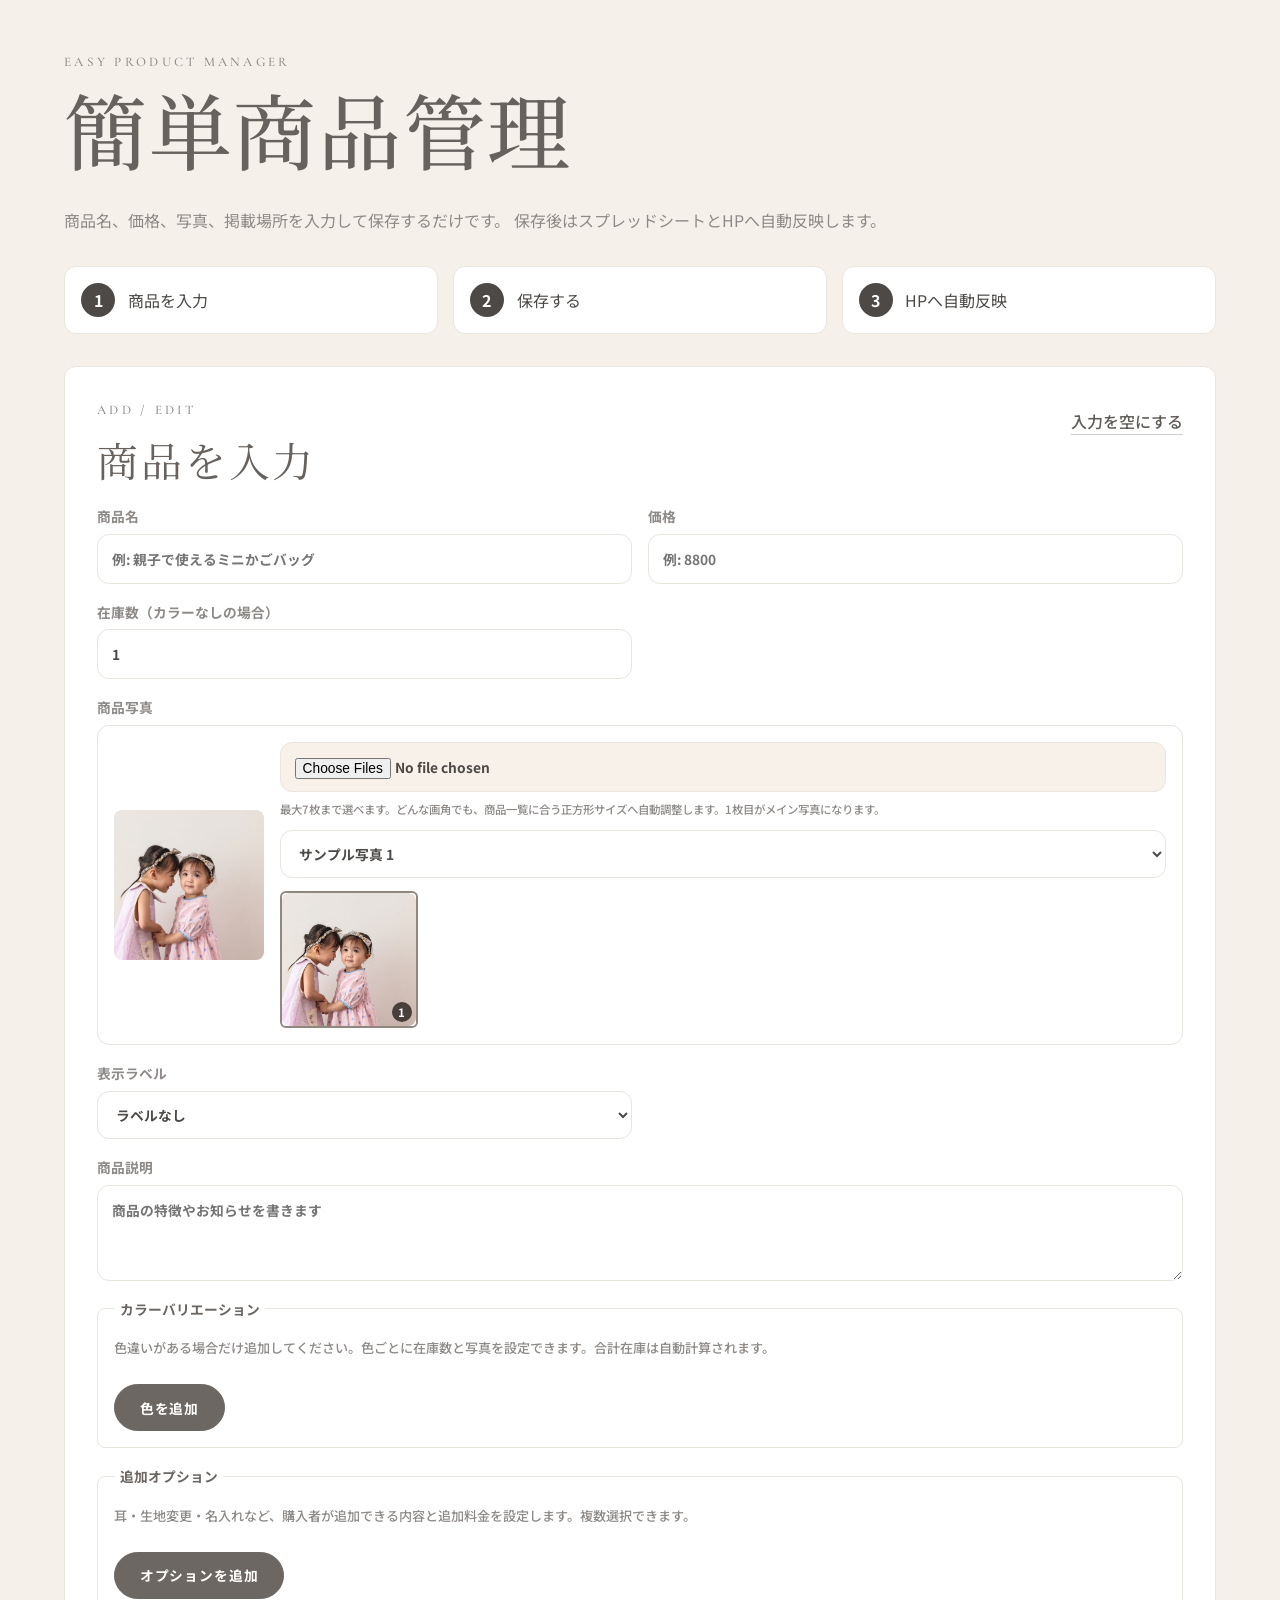
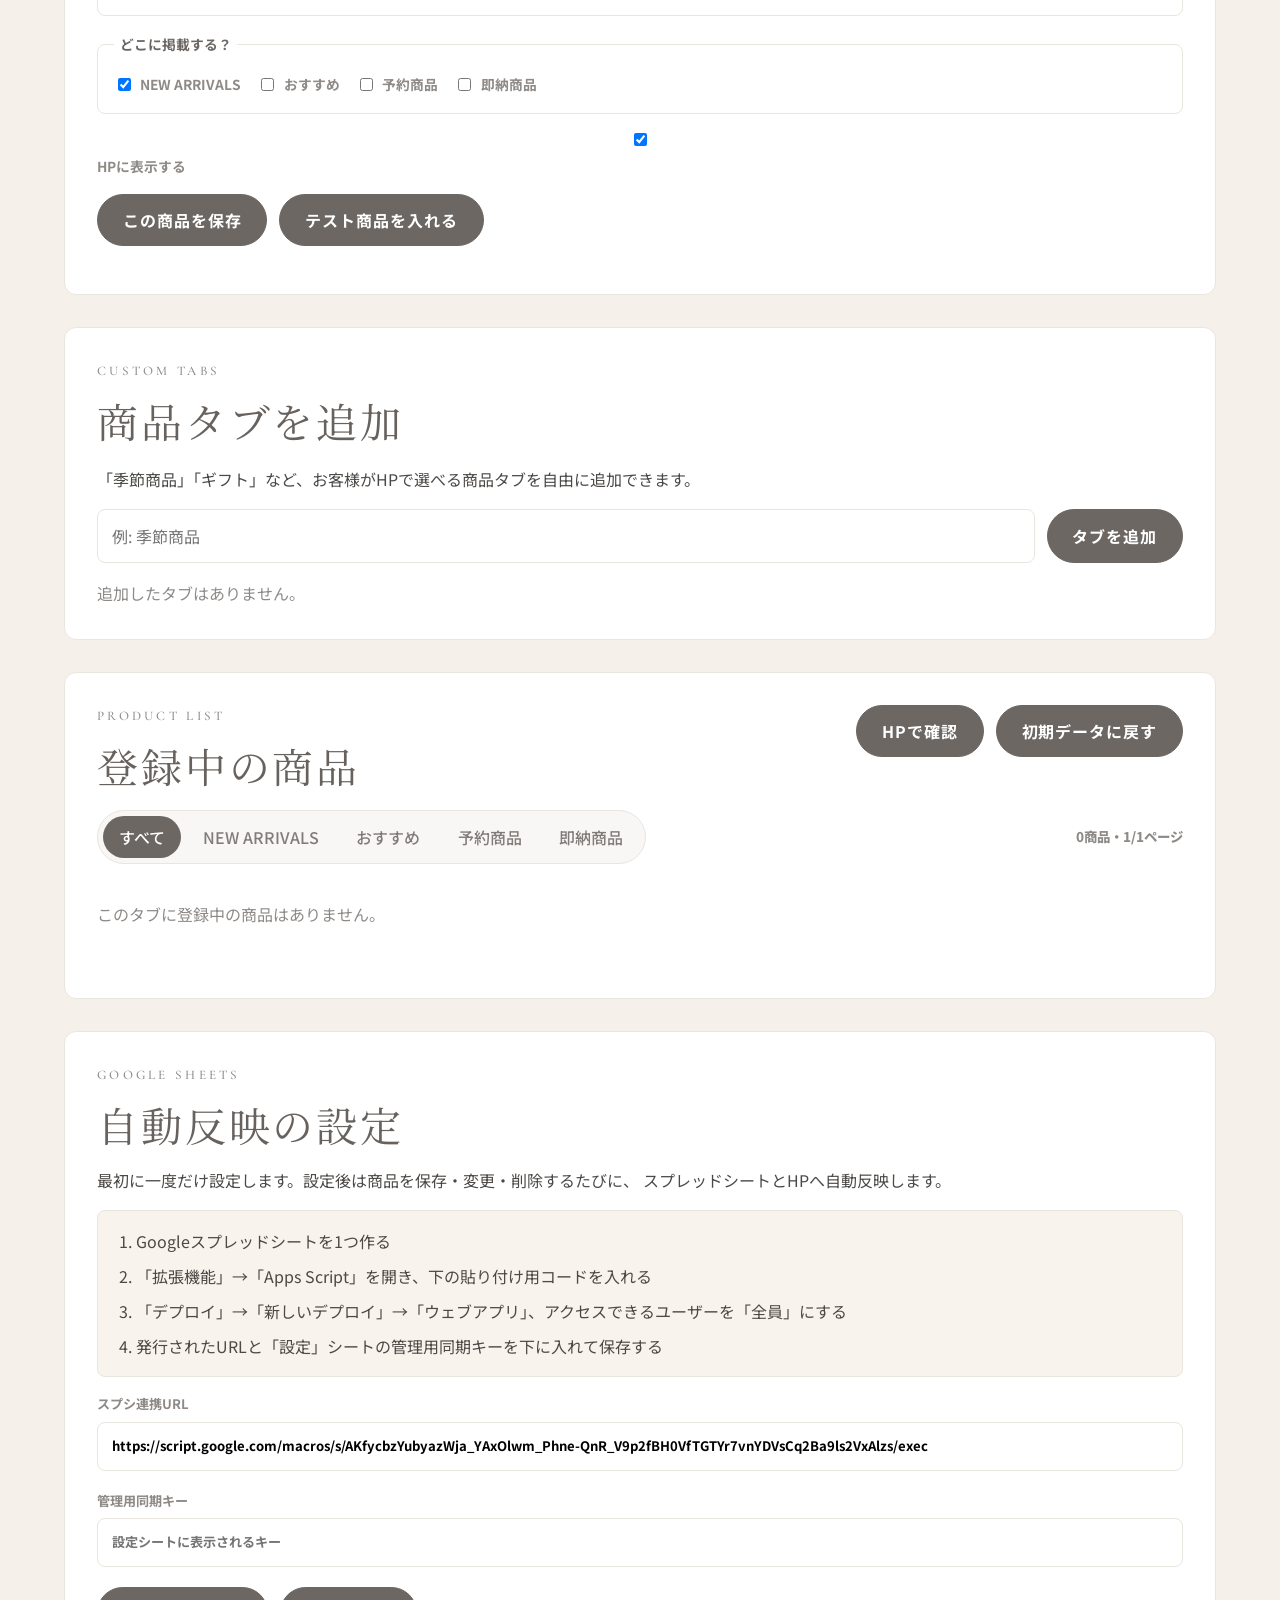
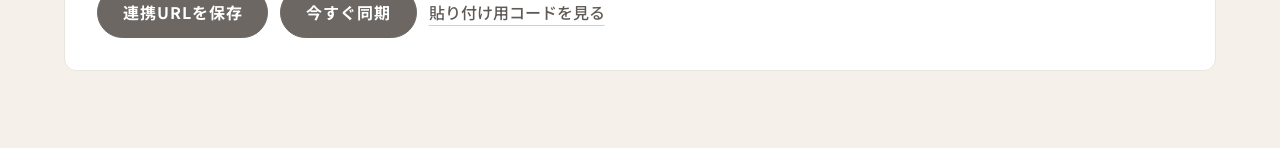
<file: admin.html>
<!doctype html>
<html lang="ja">
  <head>
    <meta charset="utf-8" />
    <meta name="viewport" content="width=device-width, initial-scale=1" />
    <title>簡単商品管理 | andtete</title>
    <meta name="robots" content="noindex" />
    <link rel="preconnect" href="https://fonts.googleapis.com" />
    <link rel="preconnect" href="https://fonts.gstatic.com" crossorigin />
    <link
      href="https://fonts.googleapis.com/css2?family=Cormorant+Garamond:wght@400;500;600&family=Noto+Sans+JP:wght@400;500;700&family=Noto+Serif+JP:wght@400;500;700&display=swap"
      rel="stylesheet"
    />
    <link rel="stylesheet" href="./styles.css?v=20260717-09" />
  </head>
  <body class="admin-body">
    <main class="admin-shell easy-admin">
      <span class="eyebrow">easy product manager</span>
      <h1>簡単商品管理</h1>
      <p class="admin-lead">
        商品名、価格、写真、掲載場所を入力して保存するだけです。
        保存後はスプレッドシートとHPへ自動反映します。
      </p>

      <section class="easy-steps" aria-label="使い方">
        <div>
          <strong>1</strong>
          <span>商品を入力</span>
        </div>
        <div>
          <strong>2</strong>
          <span>保存する</span>
        </div>
        <div>
          <strong>3</strong>
          <span>HPへ自動反映</span>
        </div>
      </section>

      <section class="admin-panel easy-form-panel" aria-labelledby="form-title">
        <div class="admin-panel-head">
          <div>
            <span class="eyebrow">add / edit</span>
            <h2 id="form-title">商品を入力</h2>
          </div>
          <button class="text-link reset-button" type="button" id="clearForm">入力を空にする</button>
        </div>

        <form class="easy-form" id="productForm">
          <label>商品名
            <input id="name" required placeholder="例: 親子で使えるミニかごバッグ" />
          </label>
          <label>価格
            <input id="price" required type="number" min="0" inputmode="numeric" placeholder="例: 8800" />
          </label>
          <label>在庫数（カラーなしの場合）
            <input id="stock" required type="number" min="0" inputmode="numeric" placeholder="例: 5" />
          </label>
          <label class="span-2">商品写真
            <div class="image-uploader">
              <img id="imagePreview" src="./assets/editorial/gallery-01.jpg" alt="商品写真プレビュー" />
              <div>
                <input id="imageUpload" type="file" accept="image/*" multiple />
                <small>最大7枚まで選べます。どんな画角でも、商品一覧に合う正方形サイズへ自動調整します。1枚目がメイン写真になります。</small>
                <select id="imagePreset" aria-label="サンプル写真を選ぶ">
                  <option value="">サンプル写真から選ぶ</option>
                  <option value="./assets/editorial/gallery-01.jpg">サンプル写真 1</option>
                  <option value="./assets/editorial/gallery-03.jpg">サンプル写真 2</option>
                  <option value="./assets/editorial/gallery-04.jpg">サンプル写真 3</option>
                  <option value="./assets/editorial/gallery-05.jpg">サンプル写真 4</option>
                  <option value="./assets/editorial/gallery-08.jpg">サンプル写真 5</option>
                </select>
                <input id="image" type="hidden" value="./assets/editorial/gallery-01.jpg" />
                <div class="image-thumbs" id="imageThumbs" aria-label="登録写真一覧"></div>
              </div>
            </div>
          </label>
          <label>表示ラベル
            <select id="label">
              <option value="">ラベルなし</option>
              <option value="NEW">NEW</option>
              <option value="おすすめ">おすすめ</option>
              <option value="予約">予約</option>
              <option value="即納">即納</option>
              <option value="再入荷">再入荷</option>
              <option value="人気">人気</option>
            </select>
          </label>
          <label class="span-2">商品説明
            <textarea id="description" placeholder="商品の特徴やお知らせを書きます"></textarea>
          </label>
          <fieldset class="span-2 easy-fieldset variant-fieldset">
            <legend>カラーバリエーション</legend>
            <p>色違いがある場合だけ追加してください。色ごとに在庫数と写真を設定できます。合計在庫は自動計算されます。</p>
            <div class="variant-list" id="variantList"></div>
            <button class="primary-link soft-button variant-add" type="button" id="addVariant">色を追加</button>
          </fieldset>

          <fieldset class="span-2 easy-fieldset variant-fieldset">
            <legend>追加オプション</legend>
            <p>耳・生地変更・名入れなど、購入者が追加できる内容と追加料金を設定します。複数選択できます。</p>
            <div class="variant-list" id="optionList"></div>
            <button class="primary-link soft-button variant-add" type="button" id="addOption">オプションを追加</button>
          </fieldset>

          <fieldset class="span-2 easy-fieldset">
            <legend>どこに掲載する？</legend>
            <div class="category-checks" id="categoryChecks"></div>
          </fieldset>

          <label class="easy-toggle span-2">
            <input id="visible" type="checkbox" checked />
            HPに表示する
          </label>

          <div class="span-2 easy-actions">
            <button class="primary-link" type="submit" id="saveProduct">この商品を保存</button>
            <button class="primary-link soft-button" type="button" id="addTestProduct">テスト商品を入れる</button>
          </div>
        </form>
        <p class="admin-status" id="adminStatus" aria-live="polite"></p>
      </section>

      <section class="admin-panel" aria-labelledby="category-manager-title">
        <div class="admin-panel-head">
          <div>
            <span class="eyebrow">custom tabs</span>
            <h2 id="category-manager-title">商品タブを追加</h2>
          </div>
        </div>
        <p>「季節商品」「ギフト」など、お客様がHPで選べる商品タブを自由に追加できます。</p>
        <div class="category-manager-form">
          <input id="newCategoryName" placeholder="例: 季節商品" />
          <button class="primary-link" type="button" id="addCategory">タブを追加</button>
        </div>
        <div class="custom-category-list" id="customCategoryList"></div>
      </section>

      <section class="admin-panel" aria-labelledby="list-title">
        <div class="admin-panel-head">
          <div>
            <span class="eyebrow">product list</span>
            <h2 id="list-title">登録中の商品</h2>
          </div>
          <div class="easy-actions">
            <a class="primary-link" href="./index.html" target="_blank" rel="noreferrer">HPで確認</a>
            <button class="primary-link soft-button" type="button" id="resetProducts">初期データに戻す</button>
          </div>
        </div>
        <div class="admin-product-tools">
          <div class="list-tabs admin-filter-tabs" id="adminFilterTabs" role="tablist" aria-label="登録商品の絞り込み"></div>
          <span id="adminProductCount" class="admin-product-count"></span>
        </div>
        <div class="easy-product-list" id="productList"></div>
        <nav class="admin-pagination" id="adminPagination" aria-label="登録商品のページ切り替え"></nav>
      </section>

      <section class="admin-panel sheet-panel" aria-labelledby="sheet-title">
        <span class="eyebrow">Google Sheets</span>
        <h2 id="sheet-title">自動反映の設定</h2>
        <p>
          最初に一度だけ設定します。設定後は商品を保存・変更・削除するたびに、
          スプレッドシートとHPへ自動反映します。
        </p>
        <ol class="sync-steps">
          <li>Googleスプレッドシートを1つ作る</li>
          <li>「拡張機能」→「Apps Script」を開き、下の貼り付け用コードを入れる</li>
          <li>「デプロイ」→「新しいデプロイ」→「ウェブアプリ」、アクセスできるユーザーを「全員」にする</li>
          <li>発行されたURLと「設定」シートの管理用同期キーを下に入れて保存する</li>
        </ol>
        <label class="admin-output">スプシ連携URL
          <input id="sheetWebhookUrl" placeholder="https://script.google.com/macros/s/..." />
        </label>
        <label class="admin-output">管理用同期キー
          <input id="sheetSyncToken" type="password" autocomplete="off" placeholder="設定シートに表示されるキー" />
        </label>
        <div class="easy-actions">
          <button class="primary-link" type="button" id="saveSheetUrl">連携URLを保存</button>
          <button class="primary-link soft-button" type="button" id="sendToSheet">今すぐ同期</button>
          <a class="text-link" href="./google-apps-script.gs" target="_blank" rel="noreferrer">貼り付け用コードを見る</a>
        </div>
      </section>
    </main>

    <script src="./site-config.js"></script>
    <script src="./data/products.js"></script>
    <script src="./admin.js?v=20260717-09"></script>
  </body>
</html>
</file>
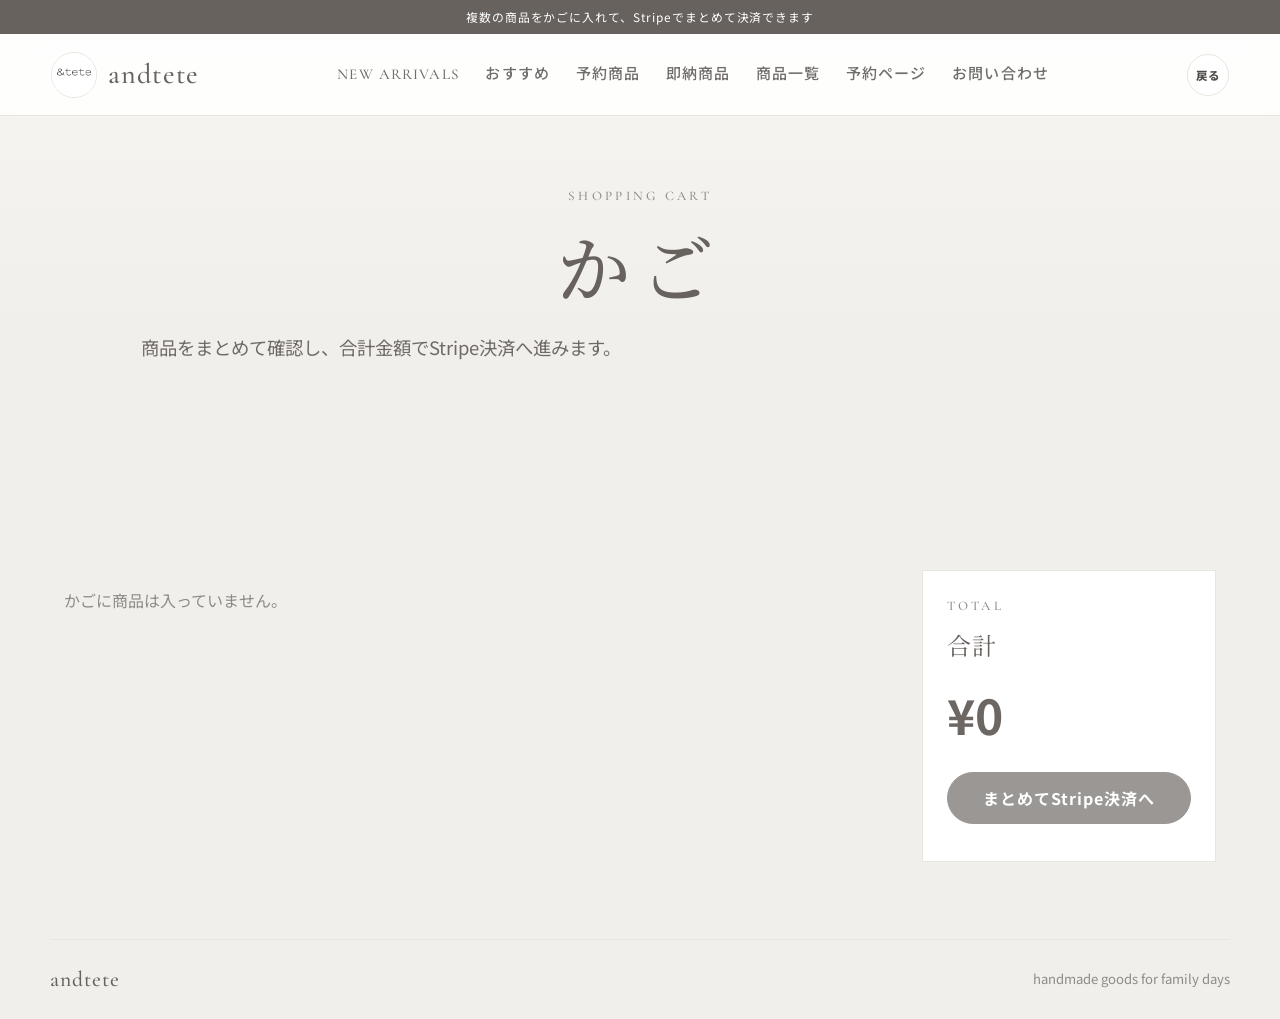
<file: cart.html>
<!doctype html>
<html lang="ja">
  <head>
    <meta charset="utf-8" />
    <meta name="viewport" content="width=device-width, initial-scale=1" />
    <title>かご | andtete</title>
    <meta name="description" content="andteteの商品かご。複数の商品をまとめてStripe決済できます。" />
    <link rel="preconnect" href="https://fonts.googleapis.com" />
    <link rel="preconnect" href="https://fonts.gstatic.com" crossorigin />
    <link href="https://fonts.googleapis.com/css2?family=Cormorant+Garamond:wght@400;500;600&family=Noto+Sans+JP:wght@400;500;700&family=Noto+Serif+JP:wght@400;500;700&display=swap" rel="stylesheet" />
    <link rel="stylesheet" href="./styles.css?v=20260717-09" />
  </head>
  <body>
    <div class="notice">複数の商品をかごに入れて、Stripeでまとめて決済できます</div>
    <header class="site-header" aria-label="サイトヘッダー">
      <div class="brand-group">
        <span class="brand-logo-icon" aria-hidden="true"><img src="./assets/andtete-logo.jpg" alt="" /></span>
        <a class="brand" href="./index.html" aria-label="andtete ホーム"><span class="brand-mark">andtete</span></a>
      </div>
      <nav class="nav" aria-label="メインメニュー">
        <a href="./index.html#new-arrivals">NEW ARRIVALS</a>
        <a href="./index.html#recommend">おすすめ</a>
        <a href="./index.html#preorder">予約商品</a>
        <a href="./index.html#stock">即納商品</a>
        <a href="./index.html#all-products">商品一覧</a>
        <a href="./reserve.html">予約ページ</a>
        <a href="./contact.html">お問い合わせ</a>
      </nav>
      <a class="icon-button text-icon" href="./index.html#all-products" aria-label="商品一覧へ戻る">戻る</a>
      <button class="icon-button menu-button" type="button" data-menu-toggle aria-label="メニューを開く" aria-expanded="false">
        <span></span>
        <span></span>
        <span></span>
      </button>
    </header>

    <main class="cart-page">
      <section class="page-hero cart-hero">
        <span class="eyebrow">shopping cart</span>
        <h1>かご</h1>
        <p>商品をまとめて確認し、合計金額でStripe決済へ進みます。</p>
      </section>
      <section class="cart-layout" aria-label="かごの中身">
        <div class="cart-items" id="cartItems" aria-live="polite"></div>
        <aside class="cart-summary-panel">
          <span class="eyebrow">total</span>
          <h2>合計</h2>
          <strong id="cartTotal">0円</strong>
          <button class="primary-link purchase-checkout" type="button" id="cartCheckout">まとめてStripe決済へ</button>
          <p class="checkout-note" id="cartStatus" aria-live="polite"></p>
        </aside>
      </section>
    </main>

    <footer class="site-footer">
      <p>andtete</p>
      <small>handmade goods for family days</small>
    </footer>

    <script src="./site-config.js"></script>
    <script src="./data/products.js"></script>
    <script src="./cart.js?v=20260717-09"></script>
  </body>
</html>
</file>
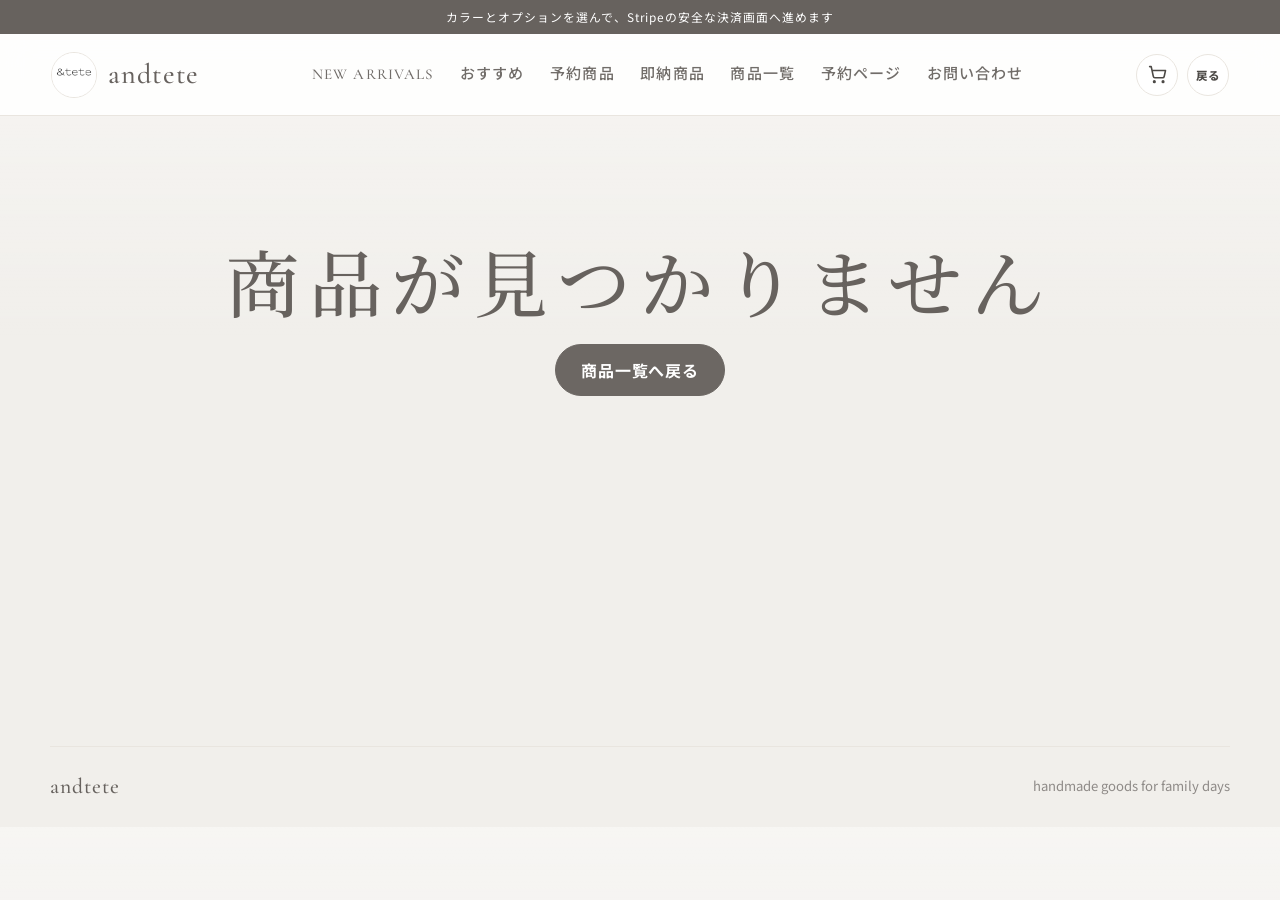
<file: product.html>
<!doctype html>
<html lang="ja">
  <head>
    <meta charset="utf-8" />
    <meta name="viewport" content="width=device-width, initial-scale=1" />
    <title>商品を選ぶ | andtete</title>
    <meta name="description" content="andteteの商品カラーと追加オプションを選ぶページです。" />
    <link rel="preconnect" href="https://fonts.googleapis.com" />
    <link rel="preconnect" href="https://fonts.gstatic.com" crossorigin />
    <link href="https://fonts.googleapis.com/css2?family=Cormorant+Garamond:wght@400;500;600&family=Noto+Sans+JP:wght@400;500;700&family=Noto+Serif+JP:wght@400;500;700&display=swap" rel="stylesheet" />
    <link rel="stylesheet" href="./styles.css?v=20260717-09" />
  </head>
  <body>
    <div class="notice">カラーとオプションを選んで、Stripeの安全な決済画面へ進めます</div>
    <header class="site-header" aria-label="サイトヘッダー">
      <div class="brand-group">
        <span class="brand-logo-icon" aria-hidden="true"><img src="./assets/andtete-logo.jpg" alt="" /></span>
        <a class="brand" href="./index.html" aria-label="andtete ホーム"><span class="brand-mark">andtete</span></a>
      </div>
      <nav class="nav" aria-label="メインメニュー">
        <a href="./index.html#new-arrivals">NEW ARRIVALS</a>
        <a href="./index.html#recommend">おすすめ</a>
        <a href="./index.html#preorder">予約商品</a>
        <a href="./index.html#stock">即納商品</a>
        <a href="./index.html#all-products">商品一覧</a>
        <a href="./reserve.html">予約ページ</a>
        <a href="./contact.html">お問い合わせ</a>
      </nav>
      <div class="social-buttons" aria-label="商品操作">
        <a class="icon-button" href="./cart.html" aria-label="かごを見る">
          <svg viewBox="0 0 24 24" aria-hidden="true" fill="none" stroke="currentColor" stroke-width="2" stroke-linecap="round" stroke-linejoin="round">
            <circle cx="8" cy="21" r="1" />
            <circle cx="19" cy="21" r="1" />
            <path d="M2.05 2.05h2l2.66 12.42a2 2 0 0 0 2 1.58h9.78a2 2 0 0 0 1.95-1.57l1.65-7.43H5.12" />
          </svg>
        </a>
        <a class="icon-button text-icon" href="./index.html" aria-label="商品一覧へ戻る">戻る</a>
        <button class="icon-button menu-button" type="button" data-menu-toggle aria-label="メニューを開く" aria-expanded="false">
          <span></span>
          <span></span>
          <span></span>
        </button>
      </div>
    </header>

    <main class="purchase-page">
      <div id="purchaseProduct" aria-live="polite">
        <p class="empty-message">商品を読み込んでいます。</p>
      </div>
    </main>

    <footer class="site-footer">
      <p>andtete</p>
      <small>handmade goods for family days</small>
    </footer>

    <script src="./site-config.js"></script>
    <script src="./data/products.js"></script>
    <script src="./product.js?v=20260717-09"></script>
  </body>
</html>
</file>
<file: styles.css>
:root {
  --ink: #2c2521;
  --muted: #70645d;
  --paper: #fbf8f3;
  --surface: #f0e7dc;
  --line: #ded0c2;
  --cream: #fffdf8;
  --sage: #7c8b70;
  --rose: #c98f84;
  --clay: #a56f50;
  --gold: #b78a32;
  --heading: #614a37;
  --shadow: 0 20px 60px rgba(45, 34, 25, 0.13);
}

/* 2026-07-17 wide editorial layout */
.home-body main {
  overflow: hidden;
}

.product-section,
.contact-panel,
.feature-band,
.guide-band,
.page-hero {
  background: transparent;
  border: 0;
  border-radius: 0;
  box-shadow: none;
  width: min(100% - 32px, 1280px);
}

.product-section {
  margin-bottom: clamp(2.6rem, 6vw, 5.5rem);
  padding-left: clamp(0.4rem, 2vw, 2rem);
  padding-right: clamp(0.4rem, 2vw, 2rem);
}

.section-head {
  border-bottom-color: rgba(105, 96, 84, 0.18);
}

.product-slider {
  overflow-x: auto;
  overflow-y: visible;
  padding-left: 0;
  padding-right: max(8vw, 2rem);
}

.home-body .product-grid[data-products],
.list-grid {
  overflow: visible;
}

.product-media {
  overflow: visible;
}

.product-media-link {
  background: #f4f1ec;
}

.product-card-cart {
  right: -0.9rem;
  top: 0.7rem;
}

.product-line span,
.purchase-base-price,
.purchase-summary strong,
.cart-item strong,
.cart-summary-panel strong {
  font-family: "Noto Sans JP", sans-serif;
}

.photo-band {
  margin: clamp(2.8rem, 6vw, 6rem) 0;
  min-height: clamp(250px, 37vw, 520px);
  overflow: hidden;
  position: relative;
  width: 100%;
}

.photo-band img {
  height: 100%;
  inset: 0;
  object-fit: cover;
  position: absolute;
  width: 100%;
}

.photo-band::after {
  background: linear-gradient(180deg, rgba(32, 28, 24, 0.02), rgba(32, 28, 24, 0.22));
  content: "";
  inset: 0;
  position: absolute;
}

.photo-band p {
  bottom: clamp(1.5rem, 4vw, 3rem);
  color: #fff;
  font-family: "Cormorant Garamond", "Noto Serif JP", serif;
  font-size: clamp(1.6rem, 4vw, 3.6rem);
  font-weight: 600;
  left: 50%;
  letter-spacing: 0.08em;
  line-height: 1.15;
  margin: 0;
  max-width: min(88vw, 980px);
  position: absolute;
  text-align: center;
  text-shadow: 0 2px 18px rgba(0, 0, 0, 0.22);
  transform: translateX(-50%);
  width: 100%;
  z-index: 1;
}

.photo-band-alt p {
  bottom: auto;
  top: 50%;
  transform: translate(-50%, -50%);
}

.gallery-section {
  margin: clamp(3rem, 7vw, 6.5rem) auto;
  padding: 0 clamp(1rem, 4vw, 3rem);
  text-align: center;
  width: min(100%, 1180px);
}

.gallery-section h2 {
  margin-bottom: clamp(1.4rem, 3vw, 2.4rem);
}

.gallery-grid {
  display: grid;
  gap: 0;
  grid-template-columns: repeat(3, minmax(0, 1fr));
  margin: 0 auto;
  max-width: 980px;
}

.gallery-grid img {
  aspect-ratio: 1;
  height: 100%;
  object-fit: cover;
  width: 100%;
}

.purchase-page {
  padding: clamp(1.6rem, 4vw, 4rem) clamp(1rem, 5vw, 6rem);
}

.purchase-layout {
  gap: clamp(1.6rem, 5vw, 4.5rem);
  grid-template-columns: minmax(0, 1.08fr) minmax(320px, 0.72fr);
  max-width: 1500px;
}

.purchase-gallery,
.purchase-info {
  min-width: 0;
}

.purchase-main-image {
  border-radius: 0;
  box-shadow: none;
}

.purchase-options,
.addon-option,
.cart-item,
.cart-summary-panel {
  border-radius: 0;
  box-shadow: none;
}

@media (max-width: 780px) {
  .product-section,
  .contact-panel,
  .feature-band,
  .guide-band,
  .page-hero {
    width: min(100% - 22px, 1280px);
  }

  .product-section {
    padding: clamp(1.5rem, 7vw, 2.4rem) 0;
  }

  .product-slider {
    margin-left: 0;
    overflow-x: auto;
    overflow-y: visible;
    padding-right: 1.3rem;
  }

  .home-body .product-grid[data-products],
  .list-grid {
    overflow: visible;
  }

  .product-card .product-card-cart {
    right: -0.58rem;
    top: 0.48rem;
  }

  .photo-band {
    min-height: 310px;
  }

  .photo-band p {
    font-size: clamp(1.35rem, 8vw, 2.4rem);
    letter-spacing: 0.055em;
    max-width: 86vw;
  }

  .gallery-section {
    padding: 0;
    width: 100%;
  }

  .purchase-page {
    padding: 1.2rem 0 3rem;
  }

  .purchase-layout {
    gap: 1.5rem;
    grid-template-columns: 1fr;
    padding: 0 1rem;
  }

  .purchase-main-image {
    aspect-ratio: 1;
    display: block;
    height: auto;
    object-fit: cover;
    width: 100%;
  }
}

* {
  box-sizing: border-box;
}

html {
  scroll-behavior: smooth;
}

body {
  margin: 0;
  color: var(--ink);
  background: var(--paper);
  font-family: "Zen Kaku Gothic New", system-ui, -apple-system, BlinkMacSystemFont, sans-serif;
  line-height: 1.75;
}

img {
  display: block;
  max-width: 100%;
}

a {
  color: inherit;
  text-decoration: none;
}

button,
input,
select,
textarea {
  font: inherit;
}

.notice {
  background: var(--ink);
  color: var(--cream);
  font-size: 0.82rem;
  padding: 0.48rem 1rem;
  text-align: center;
}

.site-header {
  align-items: center;
  background: rgba(251, 248, 243, 0.92);
  border-bottom: 1px solid rgba(222, 208, 194, 0.78);
  display: grid;
  gap: 1rem;
  grid-template-columns: auto 1fr auto;
  min-height: 78px;
  padding: 0 5vw;
  position: sticky;
  top: 0;
  z-index: 20;
  backdrop-filter: blur(14px);
}

.brand {
  display: grid;
  line-height: 1.15;
}

.brand-group {
  align-items: center;
  display: flex;
  gap: 0.65rem;
}

.brand-social-icon {
  height: 36px;
  width: 36px;
}

.brand-social-icon svg {
  height: 17px;
  width: 17px;
}

.brand-logo-icon {
  background: #fff;
  border: 1px solid var(--line);
  border-radius: 50%;
  box-shadow: 0 3px 12px rgba(62, 48, 38, 0.1);
  display: block;
  flex: 0 0 auto;
  height: 42px;
  overflow: hidden;
  width: 42px;
}

.brand-logo-icon img {
  height: 100%;
  object-fit: cover;
  width: 100%;
}

.brand-sub {
  color: var(--muted);
  font-size: 0.72rem;
  font-weight: 700;
}

.brand-mark {
  font-family: "Noto Serif JP", serif;
  font-size: clamp(1.45rem, 2.4vw, 2.1rem);
  font-weight: 700;
  white-space: nowrap;
}

.nav {
  align-items: center;
  display: flex;
  gap: clamp(0.9rem, 1.8vw, 1.8rem);
  justify-content: center;
}

.nav a {
  color: var(--muted);
  font-size: 0.88rem;
  font-weight: 700;
  white-space: nowrap;
}

.nav a:hover,
.nav a:focus-visible,
.small-link:hover,
.small-link:focus-visible {
  color: var(--ink);
}

.icon-button {
  align-items: center;
  background: transparent;
  border: 1px solid var(--line);
  border-radius: 999px;
  color: var(--ink);
  cursor: pointer;
  display: inline-flex;
  height: 42px;
  justify-content: center;
  padding: 0;
  transition: background 180ms ease, border-color 180ms ease, transform 180ms ease;
  width: 42px;
}

.icon-button svg {
  height: 19px;
  width: 19px;
}

.social-buttons {
  align-items: center;
  display: flex;
  gap: 0.55rem;
}

.text-icon {
  font-size: 0.72rem;
  font-weight: 800;
  letter-spacing: 0;
}

.icon-button:hover,
.icon-button:focus-visible {
  background: var(--cream);
  border-color: #bda88f;
  transform: translateY(-1px);
}

.hero {
  min-height: calc(100svh - 114px);
  overflow: hidden;
  position: relative;
}

.hero img {
  height: 100%;
  inset: 0;
  object-fit: cover;
  position: absolute;
  width: 100%;
}

.hero-shade {
  background: linear-gradient(90deg, rgba(251, 248, 243, 0.96) 0%, rgba(251, 248, 243, 0.83) 32%, rgba(251, 248, 243, 0.28) 62%, rgba(251, 248, 243, 0.08) 100%);
  inset: 0;
  position: absolute;
}

.hero-content {
  max-width: 670px;
  padding: clamp(5.5rem, 12vw, 9rem) 5vw clamp(6rem, 12vw, 10rem);
  position: relative;
  z-index: 1;
}

.kicker,
.eyebrow {
  color: var(--clay);
  display: block;
  font-size: 0.82rem;
  font-weight: 700;
  margin-bottom: 0.8rem;
}

h1,
h2,
h3 {
  color: var(--heading);
  font-family: "Noto Serif JP", serif;
  letter-spacing: 0;
  line-height: 1.22;
  margin: 0;
}

h1 {
  font-size: clamp(3.4rem, 8vw, 7.8rem);
  margin-bottom: 1.1rem;
}

h2 {
  font-size: clamp(1.7rem, 4vw, 3rem);
}

h3 {
  font-size: 1.15rem;
}

.hero-content p,
.page-hero p {
  color: #514940;
  font-size: clamp(1rem, 1.45vw, 1.15rem);
  max-width: 37rem;
}

.hero-actions {
  align-items: center;
  display: flex;
  flex-wrap: wrap;
  gap: 1rem;
  margin-top: 2rem;
}

.hero-actions.center {
  justify-content: center;
}

.primary-link,
.text-link,
.small-link,
.buy-link,
.quick-cart-button,
.disabled-link {
  align-items: center;
  display: inline-flex;
  font-weight: 700;
  min-height: 44px;
}

.primary-link,
.buy-link {
  background: var(--ink);
  border: 1px solid var(--ink);
  border-radius: 999px;
  color: var(--cream);
  justify-content: center;
  padding: 0.68rem 1.45rem;
  transition: background 180ms ease, border-color 180ms ease, transform 180ms ease;
}

.primary-link:hover,
.primary-link:focus-visible,
.buy-link:hover,
.buy-link:focus-visible {
  background: var(--clay);
  border-color: var(--clay);
  transform: translateY(-1px);
}

.text-link,
.small-link {
  color: var(--ink);
  text-decoration: underline;
  text-decoration-color: rgba(44, 37, 33, 0.35);
  text-underline-offset: 0.35em;
}

.quick-cart-button {
  background: #fffdf8;
  border: 1px solid var(--line);
  border-radius: 999px;
  color: var(--ink);
  cursor: pointer;
  height: 44px;
  justify-content: center;
  padding: 0;
  transition: background 180ms ease, border-color 180ms ease, transform 180ms ease;
  width: 44px;
}

.quick-cart-button svg {
  height: 18px;
  width: 18px;
}

.quick-cart-button:hover,
.quick-cart-button:focus-visible {
  background: var(--cream);
  border-color: #bda88f;
  transform: translateY(-1px);
}

.cart-toast {
  background: rgba(44, 37, 33, 0.94);
  border-radius: 999px;
  bottom: 1.2rem;
  color: #fffdf8;
  font-size: 0.9rem;
  font-weight: 700;
  left: 50%;
  opacity: 0;
  padding: 0.75rem 1.1rem;
  pointer-events: none;
  position: fixed;
  transform: translate(-50%, 16px);
  transition: opacity 180ms ease, transform 180ms ease;
  z-index: 50;
}

.cart-toast.show {
  opacity: 1;
  transform: translate(-50%, 0);
}

.intro,
.live-band,
.product-section,
.feature-band,
.contact-panel,
.page-hero,
.link-list,
.guide-band {
  padding: clamp(4rem, 8vw, 7rem) 5vw;
}

.intro {
  align-items: end;
  display: grid;
  gap: clamp(2rem, 5vw, 4rem);
  grid-template-columns: minmax(0, 0.9fr) minmax(18rem, 1fr);
}

.intro p,
.feature-copy p,
.contact-panel p,
.live-band p {
  color: var(--muted);
  margin: 0;
  max-width: 42rem;
}

.live-band {
  align-items: center;
  background: #e8eee4;
  display: flex;
  gap: 1.5rem;
  justify-content: space-between;
}

.live-band h2 {
  margin-bottom: 0.6rem;
}

.product-section.alt,
.contact-panel {
  background: var(--cream);
}

.section-head {
  align-items: end;
  display: flex;
  gap: 1.4rem;
  justify-content: space-between;
  margin-bottom: 1.6rem;
}

.slider-controls {
  align-items: center;
  display: flex;
  gap: 0.65rem;
}

.list-jump {
  margin-right: 0.35rem;
}

.product-slider {
  display: grid;
  gap: 1.1rem;
  grid-auto-columns: minmax(250px, 29vw);
  grid-auto-flow: column;
  overflow-x: auto;
  padding: 0.2rem 5vw 1.2rem 0;
  scroll-padding-left: 0;
  scroll-snap-type: x mandatory;
  scrollbar-color: var(--clay) transparent;
}

.product-slider::-webkit-scrollbar {
  height: 8px;
}

.product-slider::-webkit-scrollbar-thumb {
  background: #c8b49f;
  border-radius: 999px;
}

.product-grid {
  display: grid;
  gap: 1.1rem;
  grid-template-columns: repeat(4, minmax(0, 1fr));
}

.product-card {
  min-width: 0;
  scroll-snap-align: start;
}

.product-media {
  position: relative;
}

.product-card img {
  aspect-ratio: 1;
  background: var(--surface);
  border-radius: 8px;
  box-shadow: var(--shadow);
  height: auto;
  object-fit: cover;
  width: 100%;
}

.product-thumbs {
  display: grid;
  gap: 0.35rem;
  grid-template-columns: repeat(7, minmax(0, 1fr));
  margin-top: 0.5rem;
}

.product-thumbs button,
.image-thumb {
  background: transparent;
  border: 2px solid transparent;
  border-radius: 6px;
  cursor: pointer;
  padding: 0;
  position: relative;
}

.product-thumbs button.active,
.image-thumb.active {
  border-color: var(--clay);
}

.product-thumbs img,
.image-thumb img {
  aspect-ratio: 1;
  background: var(--surface);
  border-radius: 4px;
  box-shadow: none;
  object-fit: cover;
  width: 100%;
}

.badge {
  background: rgba(255, 253, 248, 0.94);
  border: 1px solid rgba(222, 208, 194, 0.86);
  border-radius: 999px;
  color: var(--clay);
  font-size: 0.74rem;
  font-weight: 700;
  left: 0.7rem;
  padding: 0.18rem 0.65rem;
  position: absolute;
  top: 0.7rem;
}

.product-info {
  padding-top: 0.9rem;
}

.product-actions .purchase-slot {
  align-items: center;
  display: flex;
  gap: 0.5rem;
}

.product-actions .detail-link {
  flex: 1;
}

.product-line {
  align-items: start;
  display: flex;
  gap: 0.8rem;
  justify-content: space-between;
}

.product-line p,
.product-line span,
.product-info small {
  margin: 0;
}

.product-line p {
  font-weight: 700;
}

.product-line span {
  color: var(--muted);
  font-size: 0.92rem;
  white-space: nowrap;
}

.stock-line {
  color: var(--clay);
  font-size: 0.88rem;
  font-weight: 800;
  margin-top: 0.22rem;
}

.stock-line.soldout {
  color: #8e2929;
}

.product-info small {
  color: var(--muted);
  display: block;
  margin-top: 0.35rem;
}

.product-actions {
  align-items: center;
  display: flex;
  gap: 0.7rem;
  margin-top: 0.85rem;
}

.buy-link,
.disabled-link {
  font-size: 0.88rem;
  min-height: 38px;
  padding: 0.48rem 1rem;
}

.disabled-link {
  background: #e8ded1;
  border: 1px solid #e0d2c2;
  border-radius: 999px;
  color: #74685e;
  cursor: not-allowed;
  justify-content: center;
}

.line-link {
  color: var(--clay);
  font-size: 0.88rem;
  font-weight: 700;
  text-decoration: underline;
  text-underline-offset: 0.25em;
}

.empty-message {
  color: var(--muted);
  grid-column: 1 / -1;
}

.feature-band {
  align-items: center;
  background: #e7eadf;
  display: grid;
  gap: clamp(2rem, 6vw, 5rem);
  grid-template-columns: minmax(0, 0.8fr) minmax(18rem, 0.72fr);
}

.list-tabs-section {
  background: #f7f1e9;
}

.list-tabs {
  background: var(--cream);
  border: 1px solid var(--line);
  border-radius: 999px;
  display: flex;
  gap: 0.35rem;
  padding: 0.32rem;
}

.list-tabs button {
  background: transparent;
  border: 0;
  border-radius: 999px;
  color: var(--muted);
  cursor: pointer;
  font-weight: 800;
  min-height: 38px;
  padding: 0.45rem 1rem;
}

.list-tabs button.active {
  background: var(--ink);
  color: var(--cream);
}

.list-grid {
  grid-template-columns: repeat(3, minmax(0, 1fr));
}

.list-grid[data-grid-size="2"] {
  grid-template-columns: repeat(2, minmax(0, 1fr));
}

.list-grid[data-grid-size="3"] {
  grid-template-columns: repeat(3, minmax(0, 1fr));
}

.list-grid[data-grid-size="4"] {
  grid-template-columns: repeat(4, minmax(0, 1fr));
}

.list-view-options {
  align-items: center;
  display: flex;
  gap: 0.8rem;
  justify-content: flex-end;
  margin: -0.4rem 0 1.4rem;
}

.list-view-options span {
  color: var(--muted);
  font-size: 0.84rem;
  font-weight: 800;
}

.compact-tabs button {
  font-size: 0.82rem;
  min-height: 34px;
  padding: 0.34rem 0.78rem;
}

.feature-band img {
  aspect-ratio: 1.12;
  border-radius: 8px;
  box-shadow: var(--shadow);
  object-fit: cover;
  width: 100%;
}

.feature-copy h2 {
  margin-bottom: 1.2rem;
  max-width: 38rem;
}

.contact-panel {
  text-align: center;
}

.contact-panel .eyebrow,
.contact-panel p {
  margin-left: auto;
  margin-right: auto;
}

.page-hero {
  background: linear-gradient(90deg, var(--paper), #f3ece1);
}

.page-hero h1 {
  font-size: clamp(3rem, 8vw, 6rem);
}

.first-section {
  padding-top: clamp(3rem, 6vw, 5rem);
}

.link-list {
  display: grid;
  gap: 1rem;
  grid-template-columns: repeat(3, minmax(0, 1fr));
}

.link-card {
  align-items: center;
  background: var(--cream);
  border: 1px solid var(--line);
  border-radius: 8px;
  display: flex;
  gap: 1rem;
  min-height: 130px;
  padding: 1.2rem;
  transition: border-color 180ms ease, transform 180ms ease, box-shadow 180ms ease;
}

.link-card:hover,
.link-card:focus-visible {
  border-color: #bda88f;
  box-shadow: var(--shadow);
  transform: translateY(-2px);
}

.link-card svg {
  color: var(--clay);
  flex: 0 0 auto;
  height: 26px;
  width: 26px;
}

.link-card span {
  display: grid;
}

.link-card small {
  color: var(--muted);
}

.primary-card {
  background: #eef2e9;
}

.guide-band {
  background: #e8eee4;
}

.steps {
  display: grid;
  gap: 0.8rem;
  list-style: none;
  margin: 1.8rem 0 0;
  padding: 0;
}

.steps li {
  background: rgba(255, 253, 248, 0.72);
  border: 1px solid rgba(222, 208, 194, 0.78);
  border-radius: 8px;
  padding: 1rem 1.1rem;
}

.site-footer {
  align-items: center;
  border-top: 1px solid var(--line);
  color: var(--muted);
  display: flex;
  gap: 1rem;
  justify-content: space-between;
  padding: 1.3rem 5vw;
}

.site-footer p {
  color: var(--ink);
  font-family: "Noto Serif JP", serif;
  font-weight: 700;
  margin: 0;
}

.site-footer small {
  font-size: 0.82rem;
}

.admin-body {
  background: #f5f0e9;
}

.admin-shell {
  padding: 4vw 5vw 6vw;
}

.easy-admin h1 {
  font-size: clamp(2.4rem, 7vw, 5.2rem);
  letter-spacing: 0.02em;
  white-space: nowrap;
}

.admin-lead {
  color: var(--muted);
  max-width: 52rem;
}

.easy-steps {
  display: grid;
  gap: 0.9rem;
  grid-template-columns: repeat(3, minmax(0, 1fr));
  margin: 2rem 0;
}

.easy-steps div {
  align-items: center;
  background: var(--cream);
  border: 1px solid var(--line);
  border-radius: 8px;
  display: flex;
  gap: 0.8rem;
  padding: 1rem;
}

.easy-steps span {
  white-space: nowrap;
}

.easy-steps strong {
  align-items: center;
  background: var(--ink);
  border-radius: 999px;
  color: var(--cream);
  display: inline-flex;
  flex: 0 0 auto;
  height: 34px;
  justify-content: center;
  width: 34px;
}

.admin-panel {
  background: var(--cream);
  border: 1px solid var(--line);
  border-radius: 8px;
  box-shadow: var(--shadow);
  margin-top: 2rem;
  padding: clamp(1rem, 3vw, 2rem);
}

.admin-panel-head {
  align-items: start;
  display: flex;
  gap: 1rem;
  justify-content: space-between;
  margin-bottom: 1.2rem;
}

.easy-form {
  display: grid;
  gap: 1rem;
  grid-template-columns: repeat(2, minmax(0, 1fr));
}

.easy-form label,
.easy-fieldset {
  color: var(--muted);
  display: grid;
  font-size: 0.86rem;
  font-weight: 700;
  gap: 0.35rem;
}

.easy-form input,
.easy-form select,
.easy-form textarea {
  background: #fff;
  border: 1px solid var(--line);
  border-radius: 8px;
  color: var(--ink);
  min-height: 48px;
  padding: 0.75rem 0.85rem;
  width: 100%;
}

.easy-form textarea {
  min-height: 96px;
}

.image-uploader {
  align-items: center;
  background: #fff;
  border: 1px solid var(--line);
  border-radius: 8px;
  display: grid;
  gap: 1rem;
  grid-template-columns: 150px 1fr;
  padding: 1rem;
}

.image-uploader img {
  aspect-ratio: 1;
  background: var(--surface);
  border-radius: 8px;
  object-fit: cover;
  width: 100%;
}

.image-uploader small {
  color: var(--muted);
  display: block;
  font-weight: 500;
  margin: 0.4rem 0 0.7rem;
}

.image-thumbs {
  display: grid;
  gap: 0.75rem;
  grid-template-columns: repeat(auto-fill, minmax(120px, 1fr));
  margin-top: 0.8rem;
}

.image-thumb-wrap {
  display: grid;
  gap: 0.35rem;
  touch-action: none;
}

.image-thumb span {
  align-items: center;
  background: rgba(44, 37, 33, 0.82);
  border-radius: 999px;
  bottom: 0.25rem;
  color: #fff;
  display: inline-flex;
  font-size: 0.72rem;
  font-weight: 700;
  height: 20px;
  justify-content: center;
  position: absolute;
  right: 0.25rem;
  width: 20px;
}

.image-thumb-wrap.dragging,
.image-thumb-wrap.drag-over {
  opacity: 0.72;
}

.image-thumb-wrap.drag-over .image-thumb {
  border-color: var(--ink);
  transform: scale(0.98);
}

.image-uploader input[type="file"] {
  background: #f7f1e9;
}

.easy-fieldset {
  border: 1px solid var(--line);
  border-radius: 8px;
  display: flex;
  flex-wrap: wrap;
  gap: 0.75rem 1rem;
  margin: 0;
  padding: 1rem;
}

.easy-fieldset legend {
  color: var(--clay);
  padding: 0 0.35rem;
}

.variant-fieldset {
  display: grid;
}

.variant-fieldset > p {
  color: var(--muted);
  font-size: 0.82rem;
  font-weight: 500;
  margin: 0;
}

.variant-list {
  display: grid;
  gap: 0.8rem;
  width: 100%;
}

.variant-row {
  align-items: end;
  background: #f8f3ec;
  border: 1px solid var(--line);
  border-radius: 8px;
  display: grid;
  gap: 0.7rem;
  grid-template-columns: minmax(120px, 1fr) 100px 110px minmax(220px, 2fr) auto;
  padding: 0.8rem;
}

.option-row {
  align-items: end;
  background: #f8f3ec;
  border: 1px solid var(--line);
  border-radius: 8px;
  display: grid;
  gap: 0.7rem;
  grid-template-columns: minmax(180px, 1fr) 160px auto;
  padding: 0.8rem;
}

.variant-link-field {
  min-width: 0;
}

.variant-remove {
  background: transparent;
  border: 0;
  color: #8e2929;
  cursor: pointer;
  font-size: 0.78rem;
  font-weight: 800;
  min-height: 48px;
  padding: 0.5rem;
}

.variant-add {
  justify-self: start;
}

.variant-select-label {
  color: var(--muted);
  display: grid;
  font-size: 0.82rem;
  font-weight: 800;
  gap: 0.3rem;
  margin-top: 0.65rem;
}

.variant-select-label select {
  background: var(--cream);
  border: 1px solid var(--line);
  border-radius: 999px;
  color: var(--ink);
  min-height: 40px;
  padding: 0.4rem 0.8rem;
  width: 100%;
}

.purchase-page {
  min-height: 70vh;
  padding: clamp(2rem, 5vw, 5rem) 5vw;
}

.purchase-layout {
  display: grid;
  gap: clamp(2rem, 6vw, 5rem);
  grid-template-columns: minmax(0, 1fr) minmax(320px, 0.8fr);
  margin: 0 auto;
  max-width: 1280px;
}

.purchase-main-image {
  aspect-ratio: 1;
  background: var(--surface);
  border-radius: 10px;
  box-shadow: var(--shadow);
  object-fit: cover;
  width: 100%;
}

.purchase-thumbs {
  display: grid;
  gap: 0.55rem;
  grid-template-columns: repeat(7, minmax(0, 1fr));
  margin-top: 0.8rem;
}

.purchase-thumbs button {
  background: transparent;
  border: 2px solid transparent;
  border-radius: 7px;
  cursor: pointer;
  padding: 0;
}

.purchase-thumbs button.active {
  border-color: var(--clay);
}

.purchase-thumbs img {
  aspect-ratio: 1;
  border-radius: 5px;
  object-fit: cover;
  width: 100%;
}

.purchase-info h1 {
  font-size: clamp(2rem, 4vw, 3.8rem);
  line-height: 1.25;
  margin: 0.5rem 0 1rem;
}

.purchase-description,
.checkout-note {
  color: var(--muted);
}

.purchase-base-price {
  font-size: 1.05rem;
  font-weight: 800;
}

.purchase-options {
  border: 1px solid var(--line);
  border-radius: 9px;
  margin: 1.2rem 0 0;
  padding: 1rem;
}

.purchase-options legend {
  color: var(--clay);
  font-weight: 800;
  padding: 0 0.4rem;
}

.purchase-options label > span {
  display: block;
  font-size: 0.84rem;
  font-weight: 700;
  margin-bottom: 0.3rem;
}

.purchase-options select {
  background: #fff;
  border: 1px solid var(--line);
  border-radius: 8px;
  min-height: 48px;
  padding: 0.65rem 0.8rem;
  width: 100%;
}

.addon-list {
  display: grid;
  gap: 0.65rem;
}

.addon-option {
  align-items: center;
  background: #fff;
  border: 1px solid var(--line);
  border-radius: 8px;
  cursor: pointer;
  display: grid;
  gap: 0.7rem;
  grid-template-columns: auto 1fr auto;
  padding: 0.75rem;
}

.addon-option span {
  margin: 0 !important;
}

.addon-option strong {
  color: var(--clay);
}

.purchase-summary {
  align-items: end;
  border-top: 1px solid var(--line);
  display: flex;
  justify-content: space-between;
  margin-top: 1.4rem;
  padding-top: 1.2rem;
}

.purchase-summary strong {
  font-family: "Noto Serif JP", serif;
  font-size: clamp(1.8rem, 4vw, 2.8rem);
}

.purchase-stock {
  color: var(--clay);
  font-weight: 800;
}

.purchase-stock.soldout {
  color: #8e2929;
}

.purchase-checkout {
  display: flex;
  margin-top: 1rem;
  min-height: 52px;
  width: 100%;
}

.cart-actions {
  align-items: center;
  display: flex;
  flex-wrap: wrap;
  gap: 0.8rem;
  margin-top: 0.9rem;
}

.cart-status {
  color: var(--clay);
  font-weight: 800;
  margin: 0.7rem 0 0;
}

.purchase-checkout:disabled {
  cursor: wait;
  opacity: 0.68;
  transform: none;
}

.checkout-error {
  color: #8e2929;
  font-size: 0.9rem;
  font-weight: 800;
  margin: 0.75rem 0 0;
}

.checkout-note {
  font-size: 0.78rem;
  margin-top: 0.8rem;
}

.cart-page {
  min-height: 70vh;
}

.cart-hero h1 {
  font-size: clamp(2.7rem, 7vw, 5.4rem);
}

.cart-layout {
  display: grid;
  gap: clamp(1.4rem, 4vw, 2.5rem);
  grid-template-columns: minmax(0, 1fr) minmax(280px, 0.36fr);
  padding: clamp(2.5rem, 6vw, 5rem) 5vw;
}

.cart-items {
  display: grid;
  gap: 1rem;
}

.cart-item {
  align-items: center;
  background: var(--cream);
  border: 1px solid var(--line);
  border-radius: 8px;
  display: grid;
  gap: 1rem;
  grid-template-columns: 112px minmax(0, 1fr) auto auto;
  padding: 1rem;
}

.cart-item img {
  aspect-ratio: 1;
  border-radius: 8px;
  object-fit: cover;
  width: 100%;
}

.cart-item h2 {
  font-size: 1.15rem;
}

.cart-item p {
  color: var(--muted);
  margin: 0.25rem 0;
}

.cart-item strong,
.cart-summary-panel strong {
  color: var(--clay);
}

.cart-quantity {
  align-items: center;
  display: grid;
  gap: 0.4rem;
  grid-template-columns: 38px 34px 38px;
  justify-items: center;
}

.cart-quantity button,
.cart-remove {
  background: #f6f0e8;
  border: 1px solid var(--line);
  border-radius: 999px;
  cursor: pointer;
  font-weight: 800;
  min-height: 38px;
}

.cart-quantity span {
  font-weight: 800;
}

.cart-remove {
  padding: 0.35rem 0.9rem;
}

.cart-summary-panel {
  align-self: start;
  background: var(--cream);
  border: 1px solid var(--line);
  border-radius: 8px;
  box-shadow: var(--shadow);
  padding: clamp(1rem, 3vw, 1.5rem);
  position: sticky;
  top: 98px;
}

.cart-summary-panel h2 {
  font-size: 1.5rem;
}

.cart-summary-panel > strong {
  display: block;
  font-family: "Noto Serif JP", serif;
  font-size: clamp(2rem, 5vw, 3rem);
  margin-top: 0.8rem;
}

.easy-fieldset label,
.easy-toggle {
  align-items: center;
  display: inline-flex;
  gap: 0.4rem;
}

.easy-fieldset input,
.easy-toggle input {
  min-height: auto;
  width: auto;
}

.easy-actions {
  align-items: center;
  display: flex;
  flex-wrap: wrap;
  gap: 0.75rem;
}

.soft-button {
  background: var(--sage);
  border-color: var(--sage);
}

.reset-button {
  background: transparent;
  border: 0;
  cursor: pointer;
  padding: 0;
}

.admin-actions,
.admin-row,
.admin-checks {
  display: flex;
  flex-wrap: wrap;
  gap: 0.75rem;
}

.admin-status {
  color: var(--clay);
  font-weight: 700;
  margin: 1rem 0;
}

.admin-output {
  color: var(--muted);
  display: grid;
  font-size: 0.82rem;
  font-weight: 700;
  gap: 0.35rem;
  margin: 1rem 0 1.2rem;
}

.admin-output textarea {
  border: 1px solid var(--line);
  border-radius: 8px;
  min-height: 180px;
  padding: 0.8rem;
}

.admin-output input {
  border: 1px solid var(--line);
  border-radius: 8px;
  min-height: 46px;
  padding: 0.75rem 0.85rem;
}

.sync-steps {
  background: #f8f3ec;
  border: 1px solid var(--line);
  border-radius: 8px;
  margin: 1rem 0;
  padding: 1rem 1rem 1rem 2.4rem;
}

.sync-steps li + li {
  margin-top: 0.45rem;
}

.easy-product-list {
  display: grid;
  gap: 1rem;
}

.admin-product-tools {
  align-items: center;
  display: flex;
  gap: 1rem;
  justify-content: space-between;
  margin: 0 0 1.2rem;
}

.admin-filter-tabs {
  flex-wrap: wrap;
}

.admin-product-count {
  color: var(--muted);
  font-size: 0.84rem;
  font-weight: 800;
  white-space: nowrap;
}

.admin-pagination {
  display: flex;
  flex-wrap: wrap;
  gap: 0.5rem;
  justify-content: center;
  margin-top: 1.4rem;
}

.admin-pagination button {
  background: var(--cream);
  border: 1px solid var(--line);
  border-radius: 999px;
  cursor: pointer;
  font-weight: 800;
  height: 40px;
  min-width: 40px;
  padding: 0 0.8rem;
}

.admin-pagination button.active {
  background: var(--ink);
  color: var(--cream);
}

.category-checks {
  display: flex;
  flex-wrap: wrap;
  gap: 0.75rem 1rem;
  width: 100%;
}

.category-manager-form {
  display: flex;
  gap: 0.75rem;
  margin: 1rem 0;
}

.category-manager-form input {
  border: 1px solid var(--line);
  border-radius: 8px;
  flex: 1;
  min-height: 48px;
  padding: 0.75rem 0.85rem;
}

.custom-category-list {
  display: flex;
  flex-wrap: wrap;
  gap: 0.6rem;
}

.custom-category-chip {
  align-items: center;
  background: #f8f3ec;
  border: 1px solid var(--line);
  border-radius: 999px;
  display: inline-flex;
  gap: 0.45rem;
  padding: 0.4rem 0.55rem 0.4rem 0.85rem;
}

.custom-category-chip button {
  background: transparent;
  border: 0;
  color: #8e2929;
  cursor: pointer;
  font-weight: 800;
}

.easy-product-card {
  align-items: center;
  background: #fff;
  border: 1px solid var(--line);
  border-radius: 8px;
  display: grid;
  gap: 1rem;
  grid-template-columns: 120px 1fr;
  padding: 1rem;
}

.easy-product-card img {
  aspect-ratio: 1;
  border-radius: 8px;
  object-fit: cover;
  width: 100%;
}

.easy-product-title {
  align-items: start;
  display: flex;
  gap: 1rem;
  justify-content: space-between;
}

.easy-product-title span,
.easy-product-card small {
  color: var(--muted);
}

.easy-product-card p {
  color: var(--muted);
  margin: 0.35rem 0;
}

.easy-card-actions {
  display: flex;
  flex-wrap: wrap;
  gap: 0.55rem;
  margin-top: 0.8rem;
}

.easy-card-actions button {
  background: #f6f0e8;
  border: 1px solid var(--line);
  border-radius: 999px;
  cursor: pointer;
  font-weight: 700;
  min-height: 36px;
  padding: 0.35rem 0.85rem;
}

.admin-row {
  border-top: 1px solid var(--line);
  display: grid;
  gap: 0.75rem;
  grid-template-columns: repeat(12, minmax(0, 1fr));
  padding: 1rem 0;
}

.admin-row input,
.admin-row textarea {
  border: 1px solid var(--line);
  border-radius: 8px;
  min-height: 42px;
  padding: 0.65rem 0.75rem;
  width: 100%;
}

.admin-row textarea {
  min-height: 84px;
}

.admin-row label {
  color: var(--muted);
  display: grid;
  font-size: 0.78rem;
  font-weight: 700;
  gap: 0.25rem;
}

.span-2 {
  grid-column: span 2;
}

.span-3 {
  grid-column: span 3;
}

.span-4 {
  grid-column: span 4;
}

.span-6 {
  grid-column: span 6;
}

.span-12 {
  grid-column: span 12;
}

.admin-checks label {
  align-items: center;
  display: inline-flex;
  gap: 0.35rem;
}

@media (max-width: 980px) {
  .product-grid,
  .link-list,
  .list-grid,
  .list-grid[data-grid-size="2"],
  .list-grid[data-grid-size="3"],
  .list-grid[data-grid-size="4"] {
    grid-template-columns: repeat(2, minmax(0, 1fr));
  }
}

@media (max-width: 780px) {
  .site-header {
    grid-template-columns: 1fr auto;
    min-height: 68px;
    padding: 0.7rem 5vw 0.8rem;
  }

  .site-header > .icon-button {
    grid-column: 2;
    grid-row: 1;
  }

  .site-header > .social-buttons {
    grid-column: 2;
    grid-row: 1;
  }

  .nav {
    grid-column: 1 / -1;
    grid-row: 2;
    justify-content: start;
    overflow-x: auto;
    padding-bottom: 0.1rem;
  }

  .hero {
    min-height: calc(100svh - 138px);
  }

  .hero img {
    object-position: 62% center;
  }

  .hero-shade {
    background: linear-gradient(180deg, rgba(251, 248, 243, 0.94) 0%, rgba(251, 248, 243, 0.76) 46%, rgba(251, 248, 243, 0.16) 100%);
  }

  .hero-content {
    padding-top: 4.2rem;
  }

  .intro,
  .feature-band {
    grid-template-columns: 1fr;
  }

  .live-band,
  .section-head {
    align-items: start;
    flex-direction: column;
  }

  .product-slider {
    gap: 0.55rem;
    grid-auto-columns: calc((100% - 1.1rem) / 3);
    grid-auto-flow: column;
    grid-template-columns: none;
    overflow-x: auto;
    padding: 0 0 0.8rem;
    scroll-snap-type: x mandatory;
  }

  .home-body .product-grid[data-products] {
    gap: 0.55rem;
    grid-auto-columns: calc((100% - 1.1rem) / 3);
    grid-auto-flow: column;
    grid-template-columns: none;
    overflow-x: auto;
    padding-bottom: 0.8rem;
    scroll-snap-type: x mandatory;
  }

  .product-grid,
  .list-grid,
  .list-grid[data-grid-size="2"],
  .list-grid[data-grid-size="3"],
  .list-grid[data-grid-size="4"] {
    gap: 0.55rem;
    grid-template-columns: repeat(3, minmax(0, 1fr));
  }

  .link-list {
    grid-template-columns: 1fr;
  }

  .product-card .product-info {
    padding-top: 0.5rem;
  }

  .product-card .product-line {
    display: grid;
    gap: 0.05rem;
  }

  .product-card .product-line p {
    font-size: 0.72rem;
    line-height: 1.35;
  }

  .product-card .product-line span,
  .product-card .stock-line {
    font-size: 0.68rem;
  }

  .product-card .product-info > small {
    display: none;
  }

  .product-card .product-thumbs {
    gap: 0.18rem;
    grid-template-columns: repeat(4, minmax(0, 1fr));
    margin-top: 0.3rem;
  }

  .product-card .product-thumbs button:nth-child(n + 5) {
    display: none;
  }

  .purchase-thumbs {
    gap: 0.4rem;
    grid-template-columns: repeat(5, minmax(0, 1fr));
  }

  .product-card .badge {
    font-size: 0.58rem;
    left: 0.35rem;
    padding: 0.08rem 0.35rem;
    top: 0.35rem;
  }

  .product-card .product-actions {
    margin-top: 0.45rem;
  }

  .product-card .buy-link,
  .product-card .disabled-link {
    font-size: 0.66rem;
    min-height: 32px;
    padding: 0.3rem 0.45rem;
    text-align: center;
  }

  .product-card .quick-cart-button {
    flex: 0 0 34px;
    height: 34px;
    min-height: 34px;
    width: 34px;
  }

  .product-card .quick-cart-button svg {
    height: 16px;
    width: 16px;
  }

  .product-card .variant-select-label {
    font-size: 0.65rem;
    margin-top: 0.35rem;
  }

  .product-card .variant-select-label select {
    font-size: 0.65rem;
    min-height: 34px;
    padding: 0.25rem 0.35rem;
  }

  .list-view-options {
    align-items: flex-start;
    flex-direction: column;
  }

  .feature-band img {
    aspect-ratio: 1;
  }

  .site-footer {
    align-items: start;
    flex-direction: column;
  }

  .admin-row {
    grid-template-columns: 1fr;
  }

  .easy-steps,
  .easy-form,
  .easy-product-card,
  .image-uploader {
    grid-template-columns: 1fr;
  }

  .easy-admin h1 {
    font-size: clamp(2rem, 11vw, 2.7rem);
  }

  .easy-steps div {
    padding: 0.78rem 0.9rem;
  }

  .variant-row {
    grid-template-columns: 1fr;
  }

  .option-row {
    grid-template-columns: 1fr;
  }

  .purchase-layout {
    grid-template-columns: 1fr;
  }

  .cart-layout,
  .cart-item {
    grid-template-columns: 1fr;
  }

  .cart-summary-panel {
    position: static;
  }

  .cart-item img {
    max-width: 180px;
  }

  .admin-panel-head {
    flex-direction: column;
  }

  .admin-product-tools,
  .category-manager-form {
    align-items: stretch;
    flex-direction: column;
  }

  .span-2,
  .span-3,
  .span-4,
  .span-6,
  .span-12 {
    grid-column: span 1;
  }
}

@media (max-width: 460px) {
  .notice {
    font-size: 0.76rem;
  }

  .nav a {
    font-size: 0.84rem;
  }

  .slider-controls {
    display: flex;
    justify-content: space-between;
    width: 100%;
  }

  .slider-controls .slider-button {
    display: none;
  }

  .product-slider {
    padding-right: 0;
  }

  .image-thumbs {
    grid-template-columns: repeat(2, minmax(0, 1fr));
  }

  .cart-actions .primary-link,
  .cart-actions .text-link {
    justify-content: center;
    width: 100%;
  }
}

/* 2026-07 renewal: Lift & web form-inspired visual refresh */
:root {
  --ink: #4c4946;
  --muted: #8e8a87;
  --paper: #f1efeb;
  --surface: #ffffff;
  --line: #e9e5df;
  --cream: #ffffff;
  --sage: #767f72;
  --rose: #b68f8b;
  --clay: #6c6763;
  --gold: #d8cdc1;
  --heading: #67625e;
  --shadow: 0 16px 50px rgba(95, 91, 88, 0.055);
}

body {
  background:
    linear-gradient(180deg, rgba(255, 255, 255, 0.42), rgba(255, 255, 255, 0) 340px),
    var(--paper);
  font-family: "Noto Sans JP", system-ui, -apple-system, BlinkMacSystemFont, sans-serif;
  font-size: 16px;
  font-weight: 400;
  letter-spacing: 0;
  -webkit-font-smoothing: antialiased;
}

.notice {
  background: #67625e;
  color: #fff;
  font-size: 0.74rem;
  letter-spacing: 0.08em;
  padding: 0.42rem 1rem;
}

.site-header {
  background: rgba(255, 255, 255, 0.86);
  border-bottom: 1px solid var(--line);
  min-height: 82px;
  padding: 0 4vw;
}

.brand-logo-icon {
  border-color: var(--line);
  box-shadow: none;
  height: 46px;
  width: 46px;
}

.brand-mark {
  color: var(--heading);
  font-family: "Cormorant Garamond", "Noto Serif JP", serif;
  font-size: clamp(1.65rem, 2.2vw, 2.25rem);
  font-weight: 500;
  letter-spacing: 0.035em;
}

.nav {
  gap: clamp(1rem, 2vw, 2.4rem);
}

.nav a {
  color: #716d69;
  font-family: "Cormorant Garamond", "Noto Sans JP", sans-serif;
  font-size: 0.94rem;
  font-weight: 500;
  letter-spacing: 0.075em;
  position: relative;
}

.nav a::after {
  background: #9c948d;
  bottom: -0.45rem;
  content: "";
  height: 1px;
  left: 0;
  opacity: 0;
  position: absolute;
  transform: scaleX(0.4);
  transform-origin: left;
  transition: opacity 220ms ease, transform 220ms ease;
  width: 100%;
}

.nav a:hover::after,
.nav a:focus-visible::after {
  opacity: 1;
  transform: scaleX(1);
}

.icon-button,
.quick-cart-button,
.cart-quantity button,
.cart-remove,
.admin-pagination button,
.easy-card-actions button {
  background: rgba(255, 255, 255, 0.78);
  border-color: var(--line);
  box-shadow: none;
}

.icon-button:hover,
.icon-button:focus-visible,
.quick-cart-button:hover,
.quick-cart-button:focus-visible {
  background: #fbfaf8;
  border-color: #d8cdc1;
  transform: translateY(-2px);
}

.hero {
  min-height: min(760px, calc(100svh - 112px));
}

.hero img {
  filter: saturate(0.86) contrast(0.96) brightness(1.04);
}

.hero-shade {
  background:
    linear-gradient(90deg, rgba(241, 239, 235, 0.96) 0%, rgba(241, 239, 235, 0.86) 34%, rgba(241, 239, 235, 0.28) 70%, rgba(241, 239, 235, 0.08) 100%),
    linear-gradient(180deg, rgba(255, 255, 255, 0.25), rgba(255, 255, 255, 0));
}

.hero-content {
  max-width: 660px;
  padding: clamp(5rem, 10vw, 8rem) 7vw clamp(5.5rem, 10vw, 8.5rem);
}

.kicker,
.eyebrow {
  color: var(--muted);
  font-family: "Cormorant Garamond", "Noto Sans JP", sans-serif;
  font-size: 0.82rem;
  font-weight: 500;
  letter-spacing: 0.25em;
  text-transform: uppercase;
}

h1,
h2,
h3 {
  color: var(--heading);
  font-family: "Noto Serif JP", serif;
  font-weight: 400;
}

h1 {
  font-family: "Cormorant Garamond", "Noto Serif JP", serif;
  font-size: clamp(4rem, 10vw, 8.6rem);
  font-weight: 500;
  letter-spacing: 0.05em;
}

h2 {
  font-size: clamp(1.65rem, 3.2vw, 2.65rem);
  letter-spacing: 0.07em;
}

.hero-content p,
.page-hero p {
  color: #6f6a66;
  line-height: 2.05;
}

.primary-link,
.buy-link {
  background: #6c6763;
  border-color: #6c6763;
  border-radius: 999px;
  color: #fff;
  letter-spacing: 0.06em;
  min-height: 46px;
  padding-inline: 1.55rem;
}

.primary-link:hover,
.primary-link:focus-visible,
.buy-link:hover,
.buy-link:focus-visible {
  background: #57524e;
  border-color: #57524e;
  transform: translateY(-2px);
}

.text-link,
.small-link,
.line-link {
  color: #5f5a56;
  font-weight: 500;
  text-decoration-color: rgba(95, 90, 86, 0.28);
}

.intro,
.product-section,
.feature-band,
.contact-panel,
.page-hero,
.link-list,
.guide-band {
  width: min(100% - 40px, 1180px);
  margin-left: auto;
  margin-right: auto;
  padding: clamp(2.6rem, 5.4vw, 4.5rem);
}

.product-section,
.contact-panel,
.feature-band,
.guide-band,
.page-hero {
  background: var(--surface);
  border: 1px solid var(--line);
  border-radius: 12px;
  box-shadow: var(--shadow);
  margin-bottom: clamp(1.6rem, 3vw, 2.6rem);
}

.product-section.alt,
.list-tabs-section,
.contact-panel,
.guide-band {
  background: #fff;
}

.live-band {
  align-items: flex-start;
  background: #ffffff;
  border: 1px solid var(--line);
  border-radius: 12px;
  box-shadow: var(--shadow);
  flex-direction: column;
  gap: 1.15rem;
  justify-content: flex-start;
  margin: clamp(1.8rem, 3.5vw, 3rem) auto;
  padding: clamp(1.35rem, 2.7vw, 2rem);
  width: min(33.333vw, 430px);
}

.live-band h2 {
  font-size: clamp(1.25rem, 2.1vw, 1.75rem);
  letter-spacing: 0.06em;
}

.live-band p {
  font-size: 0.88rem;
  line-height: 1.85;
}

.live-band .primary-link {
  width: 100%;
}

.section-head {
  border-bottom: 1px solid var(--line);
  margin-bottom: 1.55rem;
  padding-bottom: 1.45rem;
}

.product-slider {
  gap: 1.15rem;
  grid-auto-columns: minmax(240px, 25vw);
  padding-bottom: 1.3rem;
  scrollbar-color: #d8cdc1 transparent;
}

.product-card {
  animation: renewalFadeUp 560ms ease both;
}

.product-card img,
.purchase-main-image,
.feature-band img {
  border-radius: 10px;
  box-shadow: none;
}

.product-card img {
  background: #f7f5f2;
}

.product-info {
  background: #fff;
  border: 1px solid var(--line);
  border-top: 0;
  border-radius: 0 0 10px 10px;
  margin-top: -1px;
  padding: 0.95rem;
}

.product-line p {
  color: #4f4b47;
  font-weight: 500;
}

.product-line span,
.stock-line,
.purchase-base-price,
.cart-item strong,
.cart-summary-panel strong {
  color: #6c6763;
}

.badge {
  background: rgba(255, 255, 255, 0.94);
  border-color: var(--line);
  color: #6c6763;
  font-family: "Cormorant Garamond", "Noto Sans JP", sans-serif;
  font-weight: 600;
  letter-spacing: 0.08em;
}

.product-thumbs button.active,
.image-thumb.active,
.purchase-thumbs button.active {
  border-color: #8f8881;
}

.list-tabs {
  background: #f8f7f5;
  border-color: var(--line);
}

.list-tabs button {
  color: #817c78;
  font-weight: 500;
}

.list-tabs button.active,
.admin-pagination button.active {
  background: #6c6763;
  color: #fff;
}

.link-card,
.steps li,
.cart-item,
.cart-summary-panel,
.purchase-options,
.addon-option,
.admin-panel,
.easy-steps div,
.easy-product-card,
.easy-form input,
.easy-form select,
.easy-form textarea,
.image-uploader,
.variant-row,
.option-row {
  background: #fff;
  border-color: var(--line);
  border-radius: 12px;
  box-shadow: none;
}

.link-card:hover,
.link-card:focus-visible,
.cart-item:hover,
.product-card:hover .product-info {
  border-color: #d8cdc1;
  box-shadow: 0 18px 45px rgba(95, 91, 88, 0.07);
  transform: translateY(-2px);
}

.page-hero {
  text-align: center;
}

.page-hero h1,
.cart-hero h1 {
  font-family: "Noto Serif JP", serif;
  font-size: clamp(2.2rem, 6vw, 4.6rem);
  letter-spacing: 0.12em;
}

.site-footer {
  border-top-color: var(--line);
  width: min(100% - 40px, 1180px);
  margin: 0 auto;
  padding-left: 0;
  padding-right: 0;
}

.site-footer p {
  color: var(--heading);
  font-family: "Cormorant Garamond", "Noto Serif JP", serif;
  font-size: 1.35rem;
  font-weight: 500;
  letter-spacing: 0.05em;
}

.hero-content,
.live-band,
.product-section,
.contact-panel,
.page-hero,
.link-card,
.guide-band {
  animation: renewalFadeUp 680ms ease both;
}

.product-section:nth-of-type(3) {
  animation-delay: 80ms;
}

.product-section:nth-of-type(4) {
  animation-delay: 140ms;
}

.product-section:nth-of-type(5) {
  animation-delay: 200ms;
}

@keyframes renewalFadeUp {
  from {
    opacity: 0;
    transform: translateY(18px);
  }
  to {
    opacity: 1;
    transform: translateY(0);
  }
}

@media (prefers-reduced-motion: reduce) {
  *,
  *::before,
  *::after {
    animation-duration: 1ms !important;
    scroll-behavior: auto !important;
    transition-duration: 1ms !important;
  }
}

@media (max-width: 980px) {
  .live-band {
    width: min(100% - 40px, 520px);
  }
}

@media (max-width: 780px) {
  .site-header {
    min-height: 76px;
  }

  .nav {
    gap: 1.15rem;
  }

  .hero {
    min-height: calc(100svh - 138px);
  }

  .hero-shade {
    background: linear-gradient(180deg, rgba(241, 239, 235, 0.96) 0%, rgba(241, 239, 235, 0.78) 48%, rgba(241, 239, 235, 0.16) 100%);
  }

  .intro,
  .product-section,
  .feature-band,
  .contact-panel,
  .page-hero,
  .link-list,
  .guide-band,
  .site-footer {
    width: min(100% - 28px, 1180px);
  }

  .product-section,
  .contact-panel,
  .feature-band,
  .guide-band,
  .page-hero {
    padding: 1.35rem;
  }

  .live-band {
    width: min(100% - 28px, 520px);
  }
}

/* 2026-07-17 mobile product-list refinements */
@media (min-width: 981px) {
  .live-band {
    align-items: center;
    flex-direction: row;
    gap: clamp(1.2rem, 3vw, 2.4rem);
    justify-content: space-between;
    min-height: 0;
    padding: 1.1rem 1.45rem;
    width: min(100% - 40px, 1180px);
  }

  .live-band > div {
    align-items: center;
    display: grid;
    gap: 0.35rem 1.1rem;
    grid-template-columns: auto minmax(0, 1fr);
  }

  .live-band .eyebrow {
    grid-row: span 2;
    margin: 0;
    writing-mode: vertical-rl;
  }

  .live-band h2 {
    font-size: clamp(1.18rem, 1.8vw, 1.55rem);
    margin: 0;
  }

  .live-band p {
    font-size: 0.86rem;
    margin: 0;
    max-width: none;
  }

  .live-band .primary-link {
    flex: 0 0 auto;
    width: auto;
  }
}

@media (max-width: 780px) {
  .customer-category-tabs,
  .list-view-options .compact-tabs {
    border-radius: 12px;
    max-width: 100%;
    overflow-x: auto;
    scrollbar-width: none;
  }

  .customer-category-tabs::-webkit-scrollbar,
  .list-view-options .compact-tabs::-webkit-scrollbar {
    display: none;
  }

  .customer-category-tabs button,
  .compact-tabs button {
    flex: 0 0 auto;
    font-size: 0.72rem;
    line-height: 1.25;
    min-height: 32px;
    padding: 0.32rem 0.62rem;
    white-space: nowrap;
  }

  .list-view-options {
    gap: 0.55rem;
    margin: -0.2rem 0 1rem;
  }

  .list-view-options span {
    font-size: 0.75rem;
  }

  .product-slider,
  .home-body .product-grid[data-products] {
    gap: 0.7rem;
    grid-auto-columns: minmax(160px, calc((100% - 0.7rem) / 2));
  }

  .product-grid,
  .list-grid,
  .list-grid[data-grid-size="2"],
  .list-grid[data-grid-size="3"],
  .list-grid[data-grid-size="4"] {
    gap: 0.7rem;
    grid-template-columns: repeat(2, minmax(0, 1fr));
  }

  .product-card .product-info {
    padding: 0.7rem;
  }

  .product-card .product-line {
    display: grid;
    gap: 0.12rem;
  }

  .product-card .product-line p {
    font-size: 0.78rem;
    line-height: 1.45;
  }

  .product-card .product-line span,
  .product-card .stock-line {
    font-size: 0.72rem;
  }

  .product-card .product-actions,
  .product-actions .purchase-slot {
    align-items: center;
    display: flex;
    gap: 0.42rem;
    min-width: 0;
  }

  .product-actions .purchase-slot {
    width: 100%;
  }

  .product-card .buy-link,
  .product-card .disabled-link {
    flex: 1 1 auto;
    font-size: 0.7rem;
    line-height: 1.25;
    min-height: 34px;
    padding: 0.32rem 0.52rem;
    white-space: nowrap;
  }

  .product-card .quick-cart-button {
    flex: 0 0 34px;
    height: 34px;
    min-height: 34px;
    width: 34px;
  }
}

@media (max-width: 420px) {
  .product-slider,
  .home-body .product-grid[data-products] {
    grid-auto-columns: minmax(154px, calc((100% - 0.65rem) / 2));
  }

  .product-grid,
  .list-grid,
  .list-grid[data-grid-size="2"],
  .list-grid[data-grid-size="3"],
  .list-grid[data-grid-size="4"] {
    gap: 0.65rem;
  }
}

/* 2026-07-17 product gallery + hamburger menu refresh */
.menu-button {
  display: none;
}

.menu-button span {
  background: currentColor;
  display: block;
  height: 1.5px;
  width: 18px;
}

.menu-button span + span {
  margin-top: 4.5px;
}

.product-slider,
.product-grid {
  scroll-behavior: smooth;
}

.product-card {
  animation: productReveal 620ms cubic-bezier(0.22, 1, 0.36, 1) both;
  animation-delay: calc(var(--card-index, 0) * 55ms);
  contain: content;
  transform: translateZ(0);
}

.product-media {
  aspect-ratio: 1;
  background: #f4f2ef;
  overflow: visible;
  position: relative;
}

.product-media-link {
  aspect-ratio: 1;
  display: block;
  overflow: hidden;
}

.product-card img.product-main-image {
  aspect-ratio: 1;
  border-radius: 0;
  box-shadow: none;
  display: block;
  height: 100%;
  object-fit: cover;
  transform: translateZ(0) scale(1.001);
  transition: transform 520ms cubic-bezier(0.22, 1, 0.36, 1), filter 520ms ease;
  width: 100%;
}

.product-card:hover img.product-main-image,
.product-card:focus-within img.product-main-image {
  filter: brightness(0.98);
  transform: translateZ(0) scale(1.025);
}

.product-card-cart {
  background: rgba(139, 128, 111, 0.9);
  border: 0;
  box-shadow: 0 8px 22px rgba(70, 63, 55, 0.16);
  color: #fff;
  height: 48px;
  position: absolute;
  right: -0.55rem;
  top: 0.55rem;
  width: 48px;
  z-index: 2;
}

.product-card-cart svg {
  height: 21px;
  width: 21px;
}

.product-card-cart:hover,
.product-card-cart:focus-visible {
  background: #6c6763;
  transform: translateY(-2px);
}

.disabled-cart {
  opacity: 0.45;
  pointer-events: none;
}

.product-info {
  background: transparent;
  border: 0;
  border-radius: 0;
  margin-top: 0;
  padding: 1rem 0 0;
}

.product-line {
  color: #5a534d;
  display: grid;
  gap: 0.42rem;
  text-decoration: none;
}

.product-line p {
  font-size: clamp(0.95rem, 1.45vw, 1.12rem);
  font-weight: 400;
  line-height: 1.55;
}

.product-line span {
  color: #4f4943;
  font-size: 1rem;
  font-weight: 500;
  justify-self: start;
}

.product-card .badge {
  border-radius: 999px;
  left: 0.45rem;
  padding: 0.12rem 0.5rem;
  top: 0.45rem;
}

.product-card:hover .product-info {
  border-color: transparent;
  box-shadow: none;
  transform: none;
}

.list-view-options {
  display: none;
}

.list-grid,
.list-grid[data-grid-size="2"],
.list-grid[data-grid-size="3"],
.list-grid[data-grid-size="4"] {
  grid-template-columns: repeat(2, minmax(0, 1fr));
}

@keyframes productReveal {
  from {
    opacity: 0;
    transform: translate3d(0, 16px, 0);
  }
  to {
    opacity: 1;
    transform: translate3d(0, 0, 0);
  }
}

@media (min-width: 781px) {
  .product-slider {
    grid-auto-columns: minmax(260px, 24vw);
  }
}

@media (max-width: 780px) {
  .site-header {
    grid-template-columns: 1fr auto;
    position: sticky;
  }

  .menu-button {
    display: inline-flex;
    flex-direction: column;
  }

  .site-header > .menu-button {
    grid-column: 2;
    grid-row: 1;
    justify-self: end;
  }

  .site-header > .text-icon {
    grid-column: 2;
    grid-row: 1;
    margin-right: 48px;
  }

  .site-header > .social-buttons {
    grid-column: 2;
    grid-row: 1;
  }

  .site-header .nav {
    background: rgba(255, 255, 255, 0.98);
    border: 1px solid var(--line);
    border-radius: 12px;
    box-shadow: 0 18px 45px rgba(95, 91, 88, 0.08);
    display: none;
    gap: 0;
    grid-column: 1 / -1;
    grid-row: 2;
    margin-top: 0.55rem;
    overflow: hidden;
    padding: 0.3rem;
  }

  .site-header.menu-open .nav {
    display: grid;
    grid-template-columns: 1fr;
  }

  .site-header .nav a {
    border-bottom: 1px solid var(--line);
    font-family: "Noto Sans JP", sans-serif;
    font-size: 0.86rem;
    letter-spacing: 0.04em;
    padding: 0.78rem 0.9rem;
  }

  .site-header .nav a:last-child {
    border-bottom: 0;
  }

  .site-header .nav a::after {
    display: none;
  }

  .product-slider,
  .home-body .product-grid[data-products] {
    gap: 1.25rem 1rem;
    grid-auto-columns: minmax(146px, calc((100% - 1rem) / 2));
    scroll-snap-type: x mandatory;
  }

  .product-grid,
  .list-grid,
  .list-grid[data-grid-size="2"],
  .list-grid[data-grid-size="3"],
  .list-grid[data-grid-size="4"] {
    gap: 1.7rem 1rem;
    grid-template-columns: repeat(2, minmax(0, 1fr));
  }

  .customer-category-tabs {
    justify-self: start;
  }

  .product-card .product-card-cart {
    height: 42px;
    right: -0.42rem;
    top: 0.42rem;
    width: 42px;
  }

  .product-card .product-card-cart svg {
    height: 19px;
    width: 19px;
  }

  .product-card .product-info {
    padding: 0.76rem 0 0;
  }

  .product-card .product-line {
    gap: 0.28rem;
  }

  .product-card .product-line p {
    font-size: 0.86rem;
    line-height: 1.55;
  }

  .product-card .product-line span {
    font-size: 0.84rem;
  }

  .product-card .badge {
    font-size: 0.58rem;
  }
}

/* Final wide editorial overrides */
.home-body main {
  overflow: hidden;
}

.product-section,
.contact-panel,
.feature-band,
.guide-band,
.page-hero {
  background: transparent;
  border: 0;
  border-radius: 0;
  box-shadow: none;
  width: min(100% - 32px, 1280px);
}

.product-section {
  margin-bottom: clamp(2.6rem, 6vw, 5.5rem);
  padding-left: clamp(0.4rem, 2vw, 2rem);
  padding-right: clamp(0.4rem, 2vw, 2rem);
}

.section-head {
  border-bottom-color: rgba(105, 96, 84, 0.18);
}

.product-slider {
  overflow-x: auto;
  overflow-y: visible;
  padding-left: 0;
  padding-right: max(8vw, 2rem);
}

.home-body .product-grid[data-products],
.list-grid {
  overflow: visible;
}

.product-media {
  overflow: visible;
}

.product-media-link {
  background: #f4f1ec;
}

.product-card .product-card-cart {
  right: -0.72rem;
  top: 0.62rem;
}

.product-line span,
.purchase-base-price,
.purchase-summary strong,
.cart-item strong,
.cart-summary-panel strong {
  font-family: "Noto Sans JP", sans-serif;
}

.photo-band {
  margin: clamp(2.8rem, 6vw, 6rem) 0;
  min-height: clamp(250px, 37vw, 520px);
  overflow: hidden;
  position: relative;
  width: 100%;
}

.photo-band img {
  height: 100%;
  inset: 0;
  object-fit: cover;
  position: absolute;
  width: 100%;
}

.photo-band::after {
  background: linear-gradient(180deg, rgba(32, 28, 24, 0.02), rgba(32, 28, 24, 0.22));
  content: "";
  inset: 0;
  position: absolute;
}

.photo-band p {
  bottom: clamp(1.5rem, 4vw, 3rem);
  color: #fff;
  font-family: "Cormorant Garamond", "Noto Serif JP", serif;
  font-size: clamp(1.6rem, 4vw, 3.6rem);
  font-weight: 600;
  left: 50%;
  letter-spacing: 0.08em;
  line-height: 1.15;
  margin: 0;
  max-width: min(88vw, 980px);
  position: absolute;
  text-align: center;
  text-shadow: 0 2px 18px rgba(0, 0, 0, 0.22);
  transform: translateX(-50%);
  width: 100%;
  z-index: 1;
}

.photo-band-alt p {
  bottom: auto;
  top: 50%;
  transform: translate(-50%, -50%);
}

.gallery-section {
  margin: clamp(3rem, 7vw, 6.5rem) auto;
  padding: 0 clamp(1rem, 4vw, 3rem);
  text-align: center;
  width: min(100%, 1180px);
}

.gallery-section h2 {
  margin-bottom: clamp(1.4rem, 3vw, 2.4rem);
}

.gallery-grid {
  display: grid;
  gap: 0;
  grid-template-columns: repeat(3, minmax(0, 1fr));
  margin: 0 auto;
  max-width: 980px;
}

.gallery-grid img {
  aspect-ratio: 1;
  height: 100%;
  object-fit: cover;
  width: 100%;
}

.purchase-page {
  padding: clamp(1.6rem, 4vw, 4rem) clamp(1rem, 5vw, 6rem);
}

.purchase-layout {
  gap: clamp(1.6rem, 5vw, 4.5rem);
  grid-template-columns: minmax(0, 1.08fr) minmax(320px, 0.72fr);
  max-width: 1500px;
}

.purchase-gallery,
.purchase-info {
  min-width: 0;
}

.purchase-main-image {
  border-radius: 0;
  box-shadow: none;
}

.purchase-options,
.addon-option,
.cart-item,
.cart-summary-panel {
  border-radius: 0;
  box-shadow: none;
}

@media (max-width: 780px) {
  .product-section,
  .contact-panel,
  .feature-band,
  .guide-band,
  .page-hero {
    width: min(100% - 22px, 1280px);
  }

  .product-section {
    padding: clamp(1.5rem, 7vw, 2.4rem) 0;
  }

  .product-slider {
    margin-left: 0;
    overflow-x: auto;
    overflow-y: visible;
    padding-right: 1.3rem;
  }

  .home-body .product-grid[data-products],
  .list-grid {
    overflow: visible;
  }

  .product-card .product-card-cart {
    right: -0.58rem;
    top: 0.48rem;
  }

  .photo-band {
    min-height: 310px;
  }

  .photo-band p {
    font-size: clamp(1.35rem, 8vw, 2.4rem);
    letter-spacing: 0.055em;
    max-width: 86vw;
  }

  .gallery-section {
    padding: 0;
    width: 100%;
  }

  .purchase-page {
    padding: 1.2rem 0 3rem;
  }

  .purchase-layout {
    gap: 1.5rem;
    padding: 0 1rem;
  }
}

/* Product detail mobile width fix */
@media (max-width: 780px) {
  .purchase-layout {
    grid-template-columns: 1fr;
  }

  .purchase-main-image {
    aspect-ratio: 1;
    display: block;
    height: auto;
    object-fit: cover;
    width: 100%;
  }
}

/* Floating cart and linked gallery fixes */
.product-card {
  contain: none;
  overflow: visible;
}

.product-media {
  overflow: visible;
}

.product-card .product-card-cart {
  border-radius: 50%;
  right: -12px;
  top: -12px;
  z-index: 5;
}

.gallery-grid a {
  display: block;
  line-height: 0;
  outline-offset: -3px;
}

.gallery-grid a:focus-visible {
  outline: 2px solid rgba(97, 74, 55, 0.75);
}

@media (max-width: 780px) {
  .product-card .product-card-cart {
    right: -10px;
    top: -10px;
  }
}

/* Editorial photo update */
.photo-band p,
.photo-band-alt p {
  bottom: auto;
  top: 50%;
  transform: translate(-50%, -50%);
}

/* Desktop cart badge visibility fix */
.product-section,
.home-body .product-grid[data-products],
.list-grid {
  overflow: visible;
}

.product-slider {
  overflow-x: auto;
}

.product-slider,
.home-body .product-grid[data-products],
.list-grid {
  padding-top: 18px;
}

.product-slider {
  margin-top: -18px;
}
</file>
